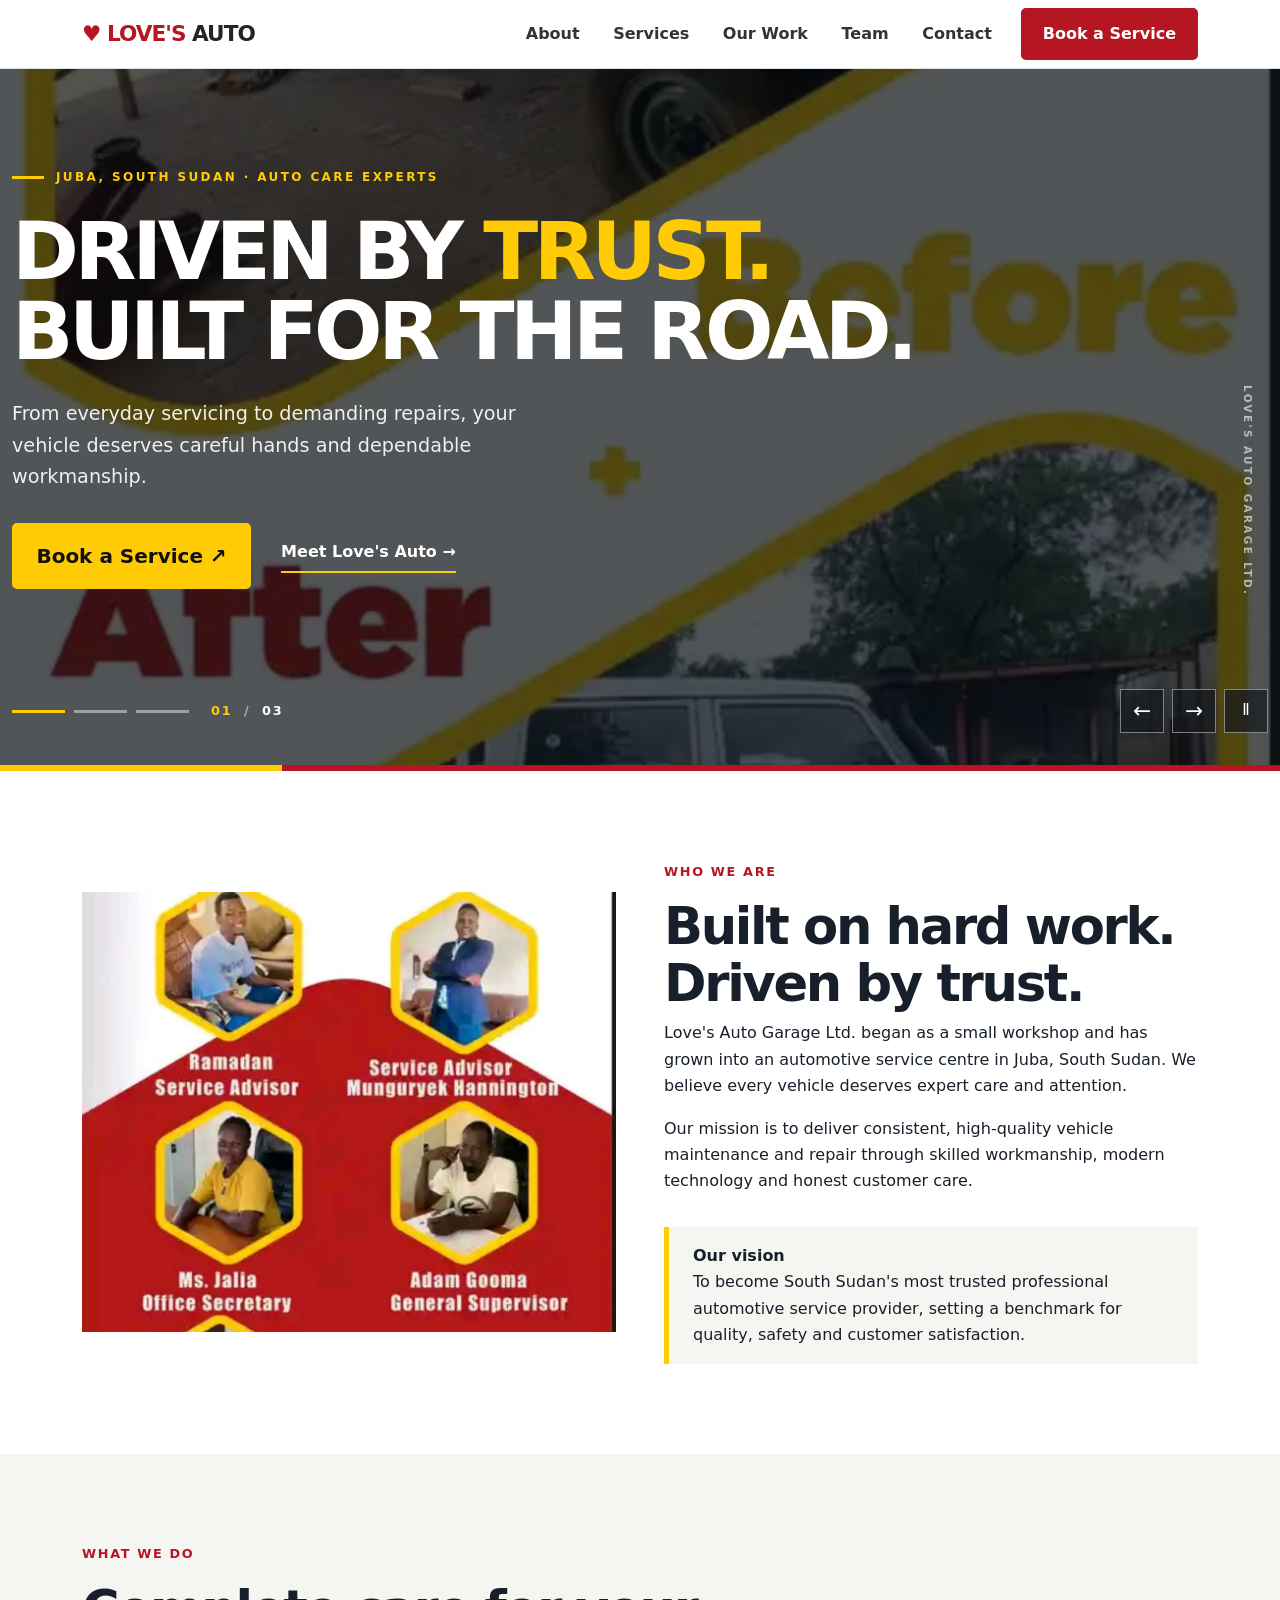
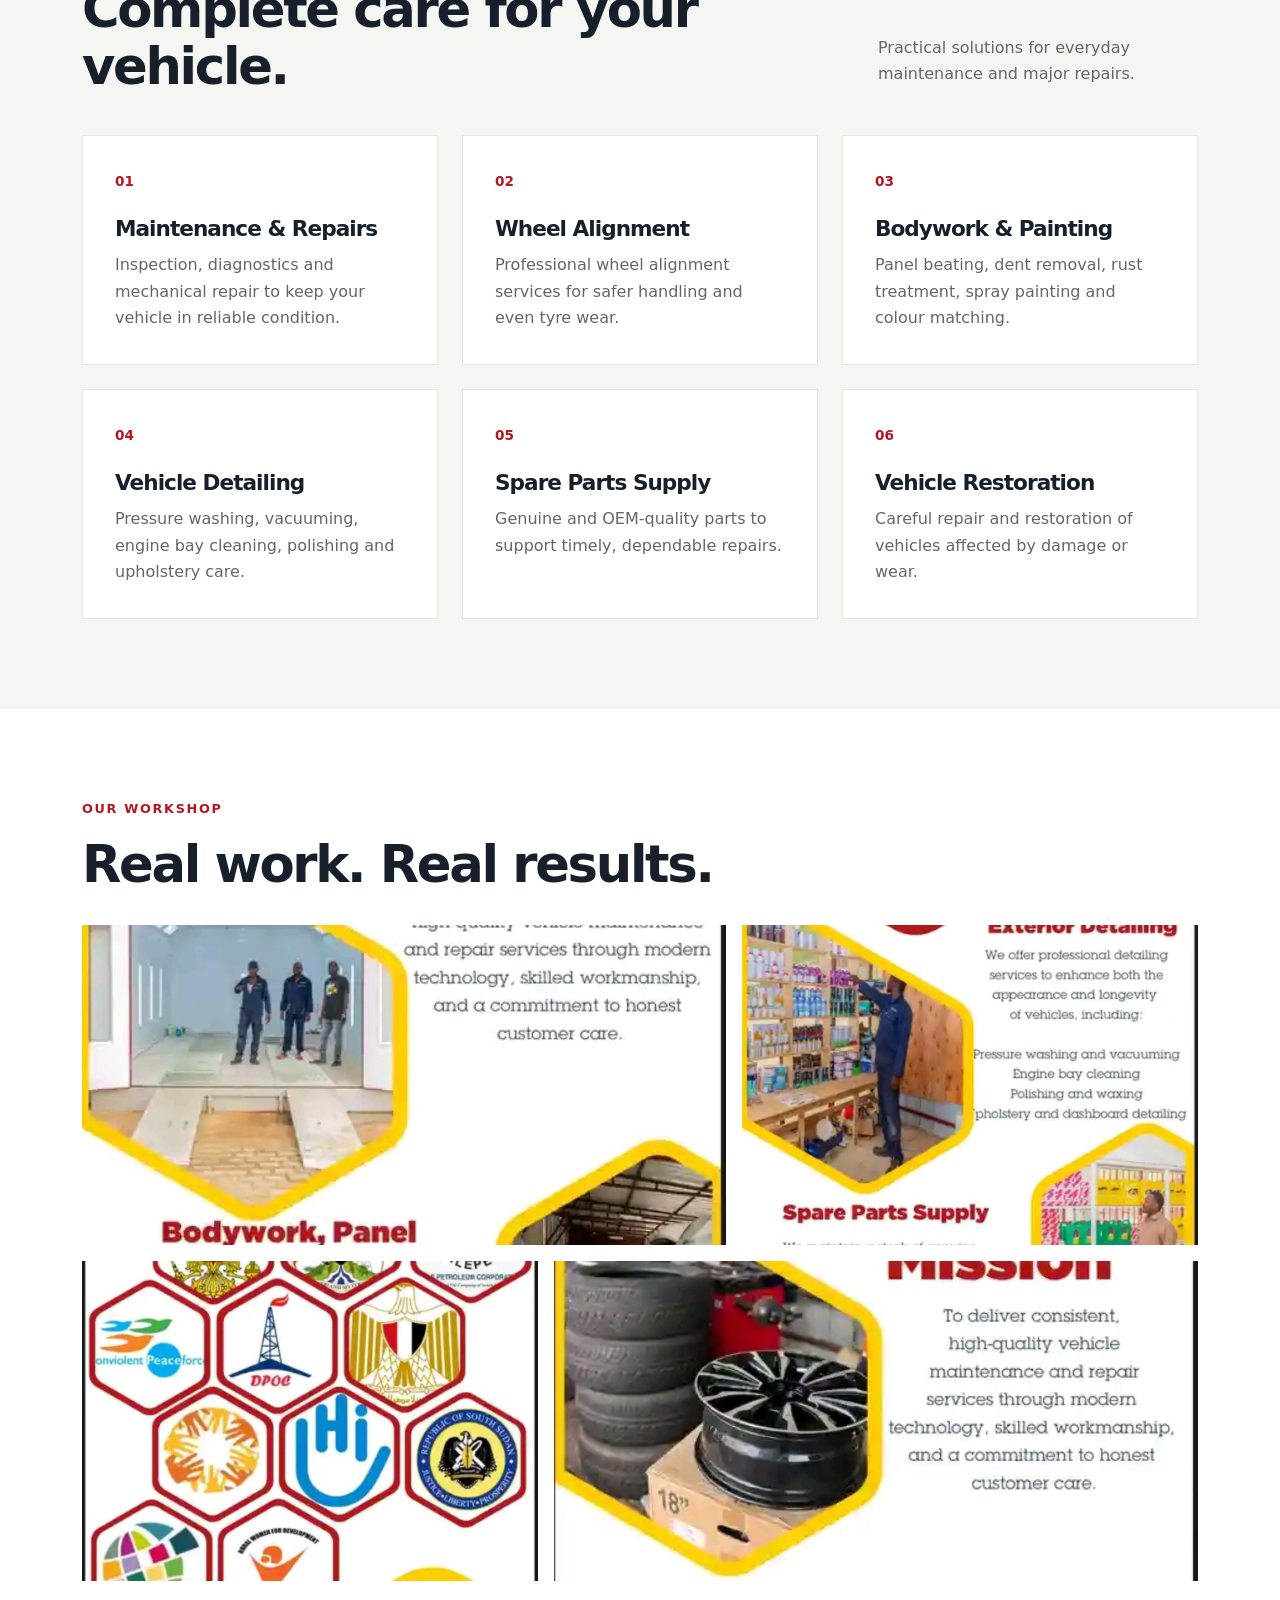
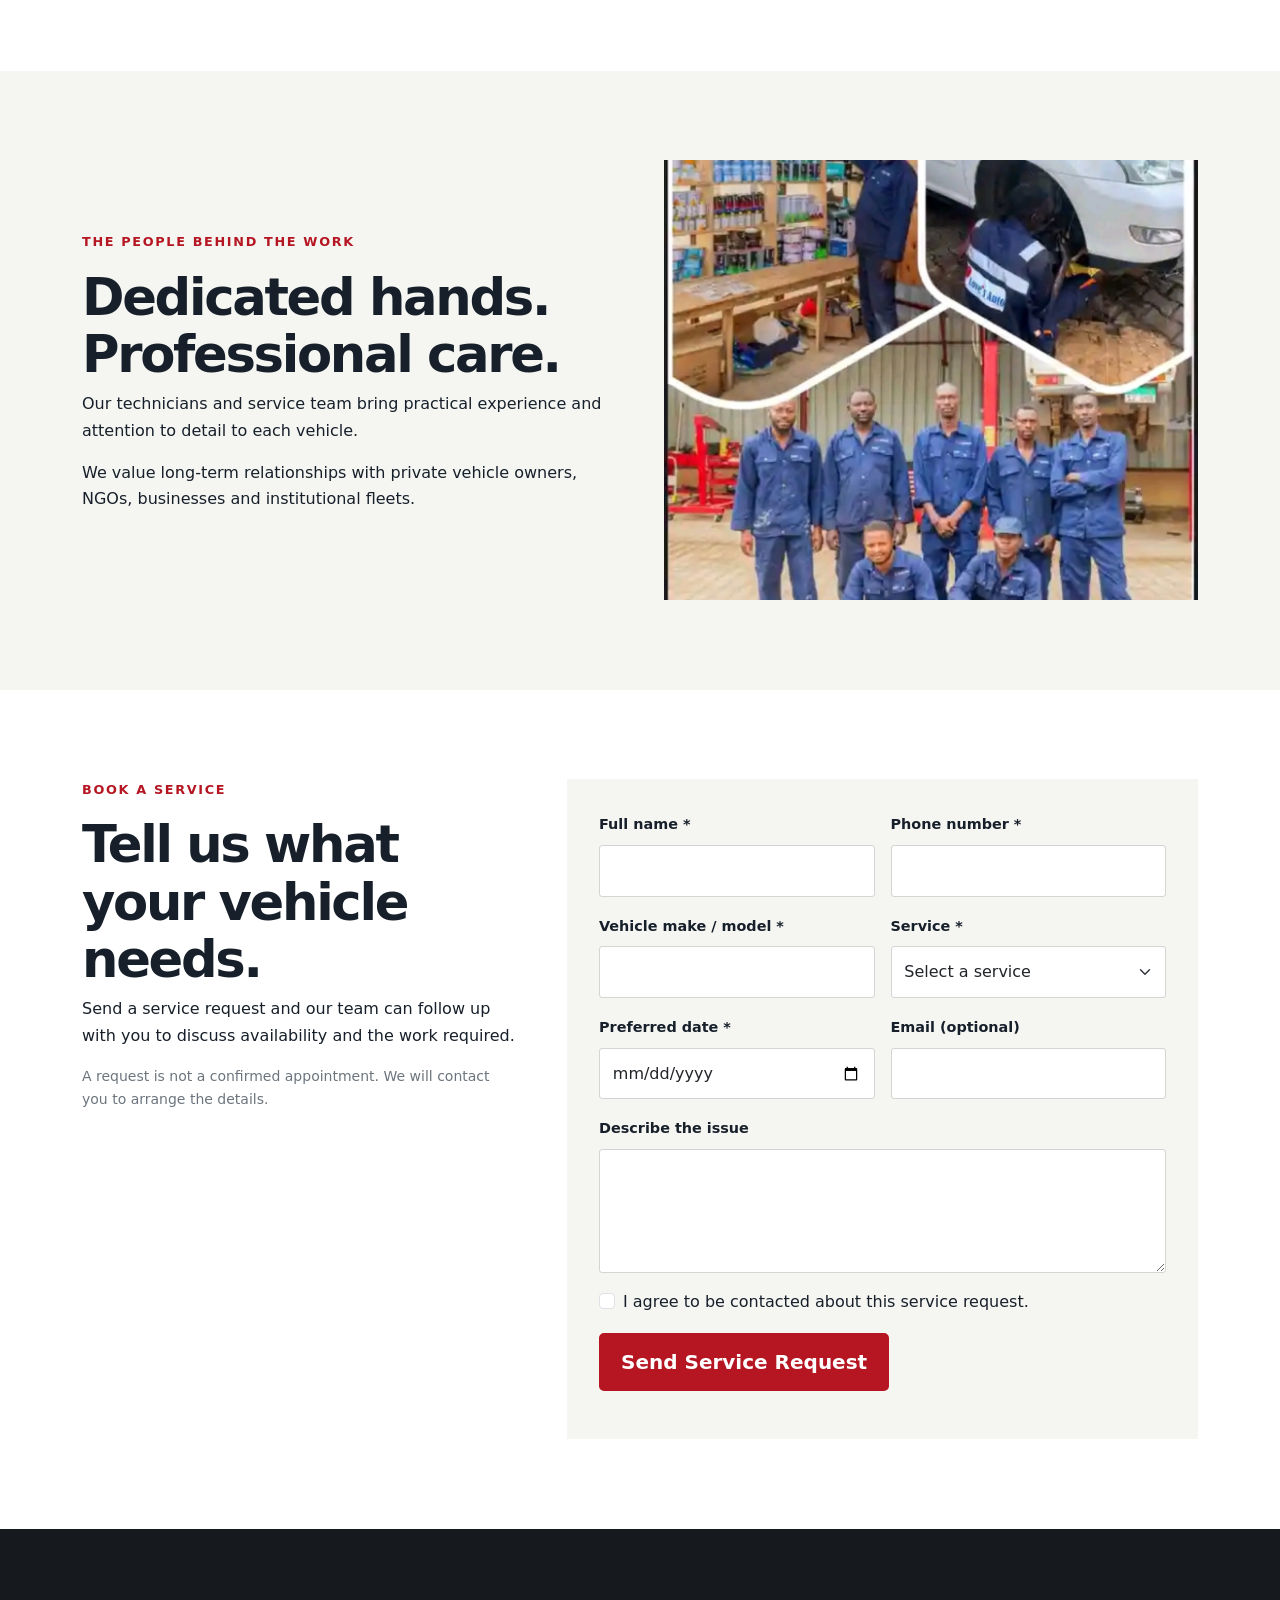
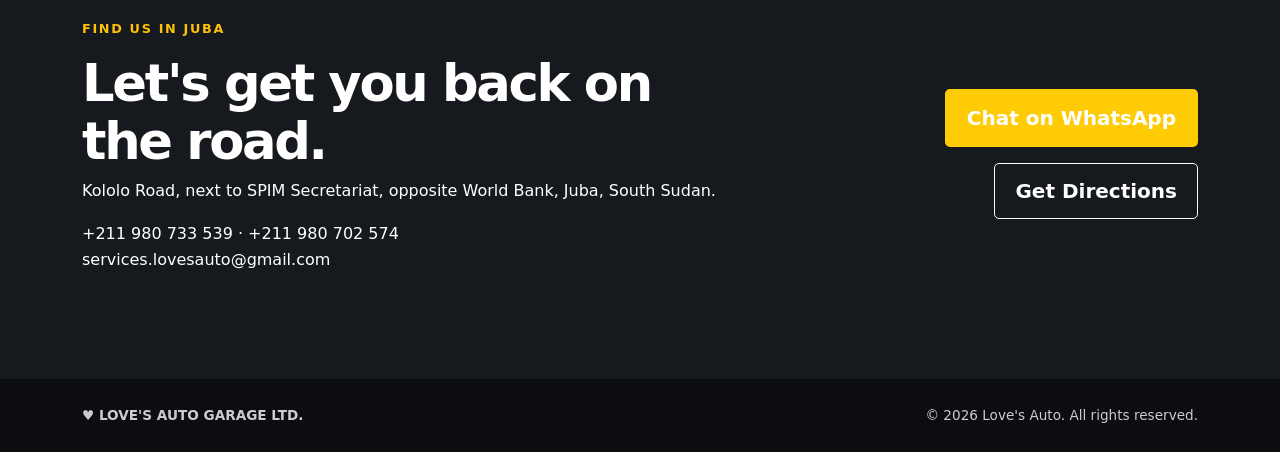
<file: index.html>
<!DOCTYPE html>

<html lang="en">
<head>
<meta charset="utf-8"/>
<meta content="width=device-width,initial-scale=1" name="viewport"/>
<meta content="Love's Auto Garage Ltd. Vehicle maintenance, bodywork, detailing and spare parts in Juba, South Sudan." name="description"/>
<title>
   Home | Love’s Auto Garage Ltd.
  </title>
<link crossorigin="anonymous" href="https://cdn.jsdelivr.net/npm/bootstrap@5.3.3/dist/css/bootstrap.min.css" integrity="sha384-QWTKZyjpPEjISv5WaRU9OFeRpok6YctnYmDr5pNlyT2bRjXh0JMhjY6hW+ALEwIH" rel="stylesheet"/>
<link href="assets/css/style.css" rel="stylesheet"/>
</head>
<body>
<a class="visually-hidden-focusable" href="#main">
   Skip to content
  </a>
<nav class="navbar navbar-expand-lg sticky-top bg-white border-bottom">
<div class="container">
<a class="navbar-brand fw-black" href="index.html">
<span class="brand-heart">
      ♥
     </span>
     LOVE'S
     <span class="text-dark">
      AUTO
     </span>
</a>
<button aria-controls="nav" aria-expanded="false" aria-label="Toggle navigation" class="navbar-toggler" data-bs-target="#nav" data-bs-toggle="collapse" type="button">
<span class="navbar-toggler-icon">
</span>
</button>
<div class="collapse navbar-collapse" id="nav">
<ul class="navbar-nav ms-auto align-items-lg-center gap-lg-2">
<li class="nav-item">
<a class="nav-link" href="about.html">
        About
       </a>
</li>
<li class="nav-item">
<a class="nav-link" href="services.html">
        Services
       </a>
</li>
<li class="nav-item">
<a class="nav-link" href="gallery.html">
        Our Work
       </a>
</li>
<li class="nav-item">
<a class="nav-link" href="team.html">
        Team
       </a>
</li>
<li class="nav-item">
<a class="nav-link" href="contact.html">
        Contact
       </a>
</li>
<li class="nav-item">
<a class="btn btn-red ms-lg-2" href="booking.html">
        Book a Service
       </a>
</li>
</ul>
</div>
</div>
</nav>
<main id="main">
<section aria-label="Featured automotive services" aria-roledescription="carousel" class="showcase" data-carousel="" tabindex="0"><div class="showcase-slides">
<article aria-hidden="false" aria-label="Slide 1 of 3" class="showcase-slide is-current"><img alt="Vehicle repair at Love's Auto Garage" fetchpriority="high" src="assets/img/repair.jpg"/><div class="showcase-shade"></div><div class="container showcase-content"><div class="showcase-copy"><span class="showcase-kicker"><span class="showcase-line"></span> JUBA, SOUTH SUDAN · AUTO CARE EXPERTS</span><h1>DRIVEN BY <em>TRUST.</em><br/>BUILT FOR THE ROAD.</h1><p>From everyday servicing to demanding repairs, your vehicle deserves careful hands and dependable workmanship.</p><div class="showcase-actions"><a class="btn btn-yellow btn-lg" href="booking.html">Book a Service <span aria-hidden="true">↗</span></a><a class="showcase-text-link" href="about.html">Meet Love's Auto <span aria-hidden="true">→</span></a></div></div></div><span aria-hidden="true" class="showcase-vertical">LOVE'S AUTO GARAGE LTD.</span></article>
<article aria-hidden="true" aria-label="Slide 2 of 3" class="showcase-slide" inert=""><img alt="Professional automotive bodywork and paint finishing" loading="lazy" src="assets/img/bodywork.jpg"/><div class="showcase-shade"></div><div class="container showcase-content"><div class="showcase-copy"><span class="showcase-kicker"><span class="showcase-line"></span> PRECISION IN EVERY DETAIL</span><h1>BRING BACK <em>THE SHINE.</em></h1><p>Body restoration, refinishing and expert attention to the details that make your vehicle stand out.</p><div class="showcase-actions"><a class="btn btn-yellow btn-lg" href="services.html">Explore Our Services <span aria-hidden="true">↗</span></a><a class="showcase-text-link" href="gallery.html">See Our Work <span aria-hidden="true">→</span></a></div></div></div><span aria-hidden="true" class="showcase-vertical">CRAFTED WITH CARE</span></article>
<article aria-hidden="true" aria-label="Slide 3 of 3" class="showcase-slide" inert=""><img alt="Professional vehicle detailing at the garage" loading="lazy" src="assets/img/detailing.jpg"/><div class="showcase-shade"></div><div class="container showcase-content"><div class="showcase-copy"><span class="showcase-kicker"><span class="showcase-line"></span> MORE THAN A GARAGE</span><h1>EVERY JOURNEY <em>MATTERS.</em></h1><p>Maintenance, detailing and vehicle care delivered with pride by a team that puts your needs first.</p><div class="showcase-actions"><a class="btn btn-yellow btn-lg" href="booking.html">Get Started <span aria-hidden="true">↗</span></a><a class="showcase-text-link" href="contact.html">Contact Our Team <span aria-hidden="true">→</span></a></div></div></div><span aria-hidden="true" class="showcase-vertical">YOUR PARTNER IN AUTO SERVICES</span></article>
</div><div class="showcase-controls container"><div aria-label="Choose a slide" class="showcase-progress" role="group"><button aria-current="true" aria-label="Show slide 1" class="showcase-dot is-current" data-slide="0" type="button"><span></span></button><button aria-label="Show slide 2" class="showcase-dot" data-slide="1" type="button"><span></span></button><button aria-label="Show slide 3" class="showcase-dot" data-slide="2" type="button"><span></span></button></div><div class="showcase-counter"><span data-current="">01</span> <span class="showcase-separator">/</span> 03</div><div class="showcase-arrows"><button aria-label="Previous slide" class="showcase-arrow" data-prev="" type="button">←</button><button aria-label="Next slide" class="showcase-arrow" data-next="" type="button">→</button><button aria-label="Pause automatic slideshow" aria-pressed="false" class="showcase-pause" data-pause="" type="button">Ⅱ</button></div></div><div aria-hidden="true" class="showcase-bottom-stripe"></div></section>
<section class="section" id="about">
<div class="container">
<div class="row g-5 align-items-center">
<div class="col-lg-6">
<img alt="Love's Auto workshop and technicians" class="section-photo" loading="lazy" src="assets/img/workshop.jpg"/>
</div>
<div class="col-lg-6">
<p class="eyebrow">
        WHO WE ARE
       </p>
<h2>
        Built on hard work.
        <br/>
        Driven by trust.
       </h2>
<p>
        Love's Auto Garage Ltd. began as a small workshop and has grown into an automotive service centre in Juba, South Sudan. We believe every vehicle deserves expert care and attention.
       </p>
<p>
        Our mission is to deliver consistent, high-quality vehicle maintenance and repair through skilled workmanship, modern technology and honest customer care.
       </p>
<div class="vision">
<strong>
         Our vision
        </strong>
<p class="mb-0">
         To become South Sudan's most trusted professional automotive service provider, setting a benchmark for quality, safety and customer satisfaction.
        </p>
</div>
</div>
</div>
</div>
</section>
<section class="section section-muted" id="services">
<div class="container">
<div class="section-heading">
<div>
<p class="eyebrow">
        WHAT WE DO
       </p>
<h2>
        Complete care for your vehicle.
       </h2>
</div>
<p>
       Practical solutions for everyday maintenance and major repairs.
      </p>
</div>
<div class="row g-4" id="service-grid">
<div class="col-md-6 col-lg-4">
<article class="service-card">
<span class="service-num">
         01
        </span>
<h3>
         Maintenance &amp; Repairs
        </h3>
<p>
         Inspection, diagnostics and mechanical repair to keep your vehicle in reliable condition.
        </p>
</article>
</div>
<div class="col-md-6 col-lg-4">
<article class="service-card">
<span class="service-num">
         02
        </span>
<h3>
         Wheel Alignment
        </h3>
<p>
         Professional wheel alignment services for safer handling and even tyre wear.
        </p>
</article>
</div>
<div class="col-md-6 col-lg-4">
<article class="service-card">
<span class="service-num">
         03
        </span>
<h3>
         Bodywork &amp; Painting
        </h3>
<p>
         Panel beating, dent removal, rust treatment, spray painting and colour matching.
        </p>
</article>
</div>
<div class="col-md-6 col-lg-4">
<article class="service-card">
<span class="service-num">
         04
        </span>
<h3>
         Vehicle Detailing
        </h3>
<p>
         Pressure washing, vacuuming, engine bay cleaning, polishing and upholstery care.
        </p>
</article>
</div>
<div class="col-md-6 col-lg-4">
<article class="service-card">
<span class="service-num">
         05
        </span>
<h3>
         Spare Parts Supply
        </h3>
<p>
         Genuine and OEM-quality parts to support timely, dependable repairs.
        </p>
</article>
</div>
<div class="col-md-6 col-lg-4">
<article class="service-card">
<span class="service-num">
         06
        </span>
<h3>
         Vehicle Restoration
        </h3>
<p>
         Careful repair and restoration of vehicles affected by damage or wear.
        </p>
</article>
</div>
</div>
</div>
</section>
<section class="section" id="work">
<div class="container">
<p class="eyebrow">
      OUR WORKSHOP
     </p>
<h2>
      Real work. Real results.
     </h2>
<div class="row g-3 mt-3">
<div class="col-md-7">
<img alt="Vehicle bodywork at Love's Auto" class="gallery-photo" loading="lazy" src="assets/img/bodywork.jpg"/>
</div>
<div class="col-md-5">
<img alt="Love's Auto detailing services" class="gallery-photo" loading="lazy" src="assets/img/detailing.jpg"/>
</div>
<div class="col-md-5">
<img alt="Technician working at the garage" class="gallery-photo" loading="lazy" src="assets/img/services.jpg"/>
</div>
<div class="col-md-7">
<img alt="Vehicle and spare parts" class="gallery-photo" loading="lazy" src="assets/img/mission.jpg"/>
</div>
</div>
</div>
</section>
<section class="section section-muted" id="team">
<div class="container">
<div class="row align-items-center g-5">
<div class="col-lg-6">
<p class="eyebrow">
        THE PEOPLE BEHIND THE WORK
       </p>
<h2>
        Dedicated hands.
        <br/>
        Professional care.
       </h2>
<p>
        Our technicians and service team bring practical experience and attention to detail to each vehicle.
       </p>
<p>
        We value long-term relationships with private vehicle owners, NGOs, businesses and institutional fleets.
       </p>
</div>
<div class="col-lg-6">
<img alt="Love's Auto Garage technical team" class="section-photo" loading="lazy" src="assets/img/team.jpg"/>
</div>
</div>
</div>
</section>
<section class="section" id="booking">
<div class="container">
<div class="row g-5">
<div class="col-lg-5">
<p class="eyebrow">
        BOOK A SERVICE
       </p>
<h2>
        Tell us what your vehicle needs.
       </h2>
<p>
        Send a service request and our team can follow up with you to discuss availability and the work required.
       </p>
<p class="small text-secondary">
        A request is not a confirmed appointment. We will contact you to arrange the details.
       </p>
</div>
<div class="col-lg-7">
<form class="booking-form" id="booking-form" novalidate="">
<div class="row g-3">
<div class="col-md-6">
<label class="form-label" for="full_name">
           Full name *
          </label>
<input autocomplete="name" class="form-control" id="full_name" maxlength="100" name="full_name" required=""/>
</div>
<div class="col-md-6">
<label class="form-label" for="phone">
           Phone number *
          </label>
<input autocomplete="tel" class="form-control" id="phone" maxlength="25" name="phone" required="" type="tel"/>
</div>
<div class="col-md-6">
<label class="form-label" for="vehicle">
           Vehicle make / model *
          </label>
<input class="form-control" id="vehicle" maxlength="120" name="vehicle" required=""/>
</div>
<div class="col-md-6">
<label class="form-label" for="service">
           Service *
          </label>
<select class="form-select" id="service" name="service" required="">
<option value="">
            Select a service
           </option>
<option>
            Maintenance &amp; Repairs
           </option>
<option>
            Wheel Alignment
           </option>
<option>
            Bodywork &amp; Painting
           </option>
<option>
            Vehicle Detailing
           </option>
<option>
            Spare Parts Supply
           </option>
<option>
            Vehicle Restoration
           </option>
</select>
</div>
<div class="col-md-6">
<label class="form-label" for="preferred_date">
           Preferred date *
          </label>
<input class="form-control" id="preferred_date" name="preferred_date" required="" type="date"/>
</div>
<div class="col-md-6">
<label class="form-label" for="email">
           Email (optional)
          </label>
<input autocomplete="email" class="form-control" id="email" maxlength="200" name="email" type="email"/>
</div>
<div class="col-12">
<label class="form-label" for="message">
           Describe the issue
          </label>
<textarea class="form-control" id="message" maxlength="1500" name="message" rows="4"></textarea>
</div>
<div class="col-12">
<label class="form-check">
<input class="form-check-input" id="consent" required="" type="checkbox"/>
<span class="form-check-label">
            I agree to be contacted about this service request.
           </span>
</label>
</div>
<div aria-hidden="true" class="d-none">
<label for="website">
           Leave blank
          </label>
<input autocomplete="off" id="website" name="website" tabindex="-1"/>
</div>
<div class="col-12">
<button class="btn btn-red btn-lg" id="submit-btn" type="submit">
           Send Service Request
          </button>
<p aria-live="polite" class="mt-3 mb-0" id="form-status" role="status">
</p>
</div>
</div>
</form>
</div>
</div>
</div>
</section>
<section class="section contact-section" id="contact">
<div class="container">
<div class="row g-4 align-items-center">
<div class="col-lg-7">
<p class="eyebrow text-warning">
        FIND US IN JUBA
       </p>
<h2>
        Let's get you back on the road.
       </h2>
<p>
        Kololo Road, next to SPIM Secretariat, opposite World Bank, Juba, South Sudan.
       </p>
<p>
<a href="tel:+211980733539">
         +211 980 733 539
        </a>
        ·
        <a href="tel:+211980702574">
         +211 980 702 574
        </a>
<br/>
<a href="mailto:services.lovesauto@gmail.com">
         services.lovesauto@gmail.com
        </a>
</p>
</div>
<div class="col-lg-5 d-flex flex-wrap gap-3 justify-content-lg-end">
<a class="btn btn-yellow btn-lg" href="https://wa.me/211980733539" rel="noopener noreferrer" target="_blank">
        Chat on WhatsApp
       </a>
<a class="btn btn-outline-light btn-lg" href="https://www.google.com/maps/search/?api=1&amp;query=Kololo+Road+SPIM+Secretariat+Juba" rel="noopener noreferrer" target="_blank">
        Get Directions
       </a>
</div>
</div>
</div>
</section>
</main>
<footer>
<div class="container d-flex flex-wrap justify-content-between gap-3">
<strong>
     ♥ LOVE'S AUTO GARAGE LTD.
    </strong>
<span>
     ©
     <span id="year">
</span>
     Love's Auto. All rights reserved.
    </span>
</div>
</footer>
<script defer="" src="assets/js/mobile-menu.js">
</script>
<script src="assets/js/site.js" type="module">
</script>
<script defer="True" src="assets/js/hero-carousel.js"></script></body>
</html>
</file>
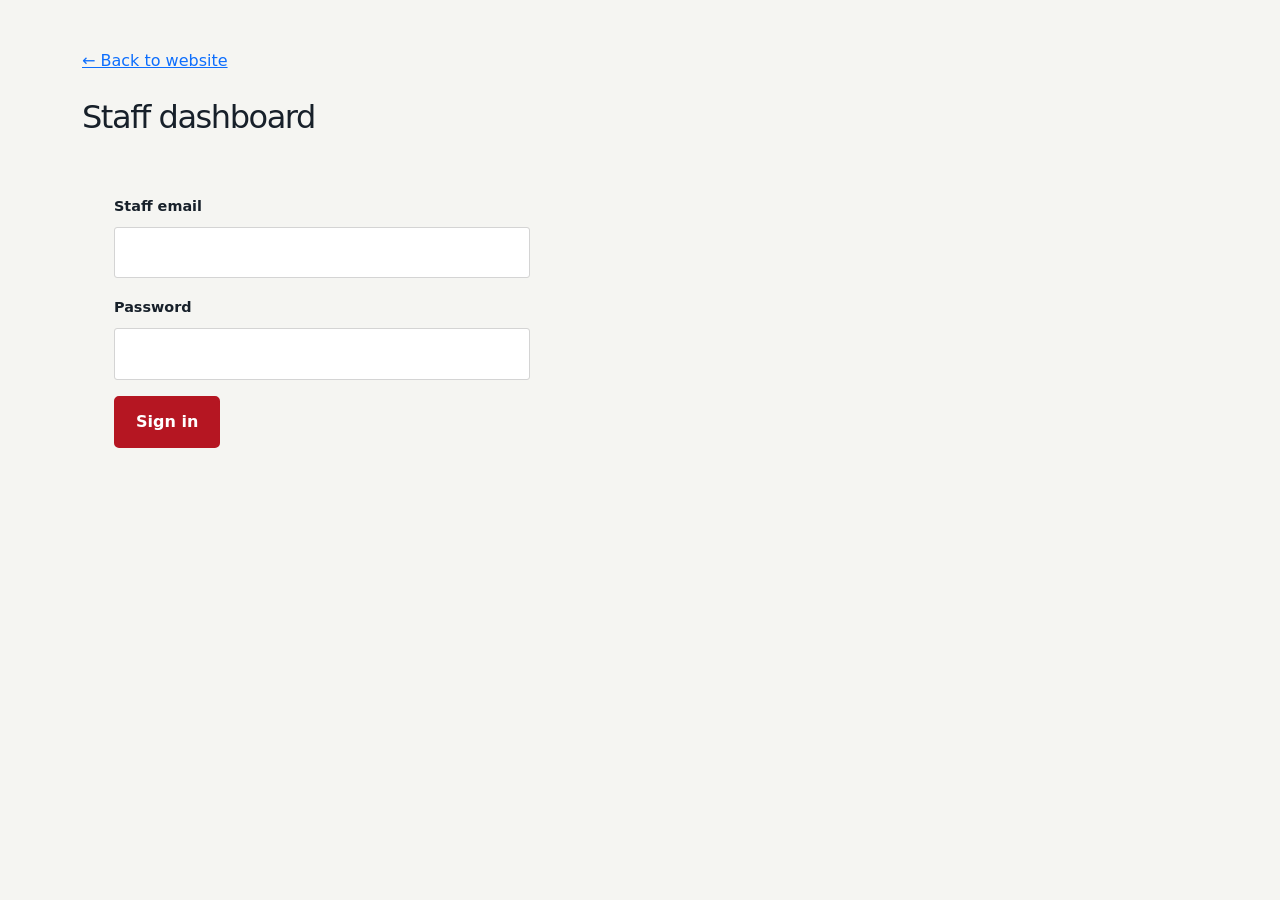
<file: admin/index.html>
<!doctype html><html lang="en"><head><meta charset="utf-8"><meta name="viewport" content="width=device-width,initial-scale=1"><title>Staff | Love's Auto</title><link href="https://cdn.jsdelivr.net/npm/bootstrap@5.3.3/dist/css/bootstrap.min.css" rel="stylesheet"><link rel="stylesheet" href="../assets/css/style.css"></head><body class="section-muted"><main class="container py-5"><a href="../index.html">← Back to website</a><h1 class="h2 my-4">Staff dashboard</h1><div id="login" class="booking-form" style="max-width:480px"><form id="login-form"><label class="form-label" for="email">Staff email</label><input id="email" type="email" class="form-control mb-3" required><label class="form-label" for="password">Password</label><input id="password" type="password" class="form-control mb-3" required><button class="btn btn-red" type="submit">Sign in</button></form></div><div id="dashboard" hidden><button class="btn btn-outline-dark mb-4" id="logout">Sign out</button><h2 class="h4">Service requests</h2><div class="table-responsive"><table class="table table-striped bg-white"><thead><tr><th>Date</th><th>Customer</th><th>Phone</th><th>Vehicle</th><th>Service</th><th>Preferred</th><th>Status</th></tr></thead><tbody id="requests"></tbody></table></div><h2 class="h4 mt-5">Published content</h2><form id="content-form" class="booking-form"><label for="section" class="form-label">Section identifier</label><input id="section" class="form-control mb-2" maxlength="80" required><label for="title" class="form-label">Title</label><input id="title" class="form-control mb-2" maxlength="200" required><label for="body" class="form-label">Body</label><textarea id="body" class="form-control mb-2" maxlength="5000"></textarea><label class="form-check mb-3"><input id="published" type="checkbox" class="form-check-input"> Published</label><button class="btn btn-red">Save content</button></form><div id="content-list" class="mt-3"></div></div><p id="status" role="status" class="mt-3"></p></main><script type="module" src="admin.js"></script></body></html>
</file>
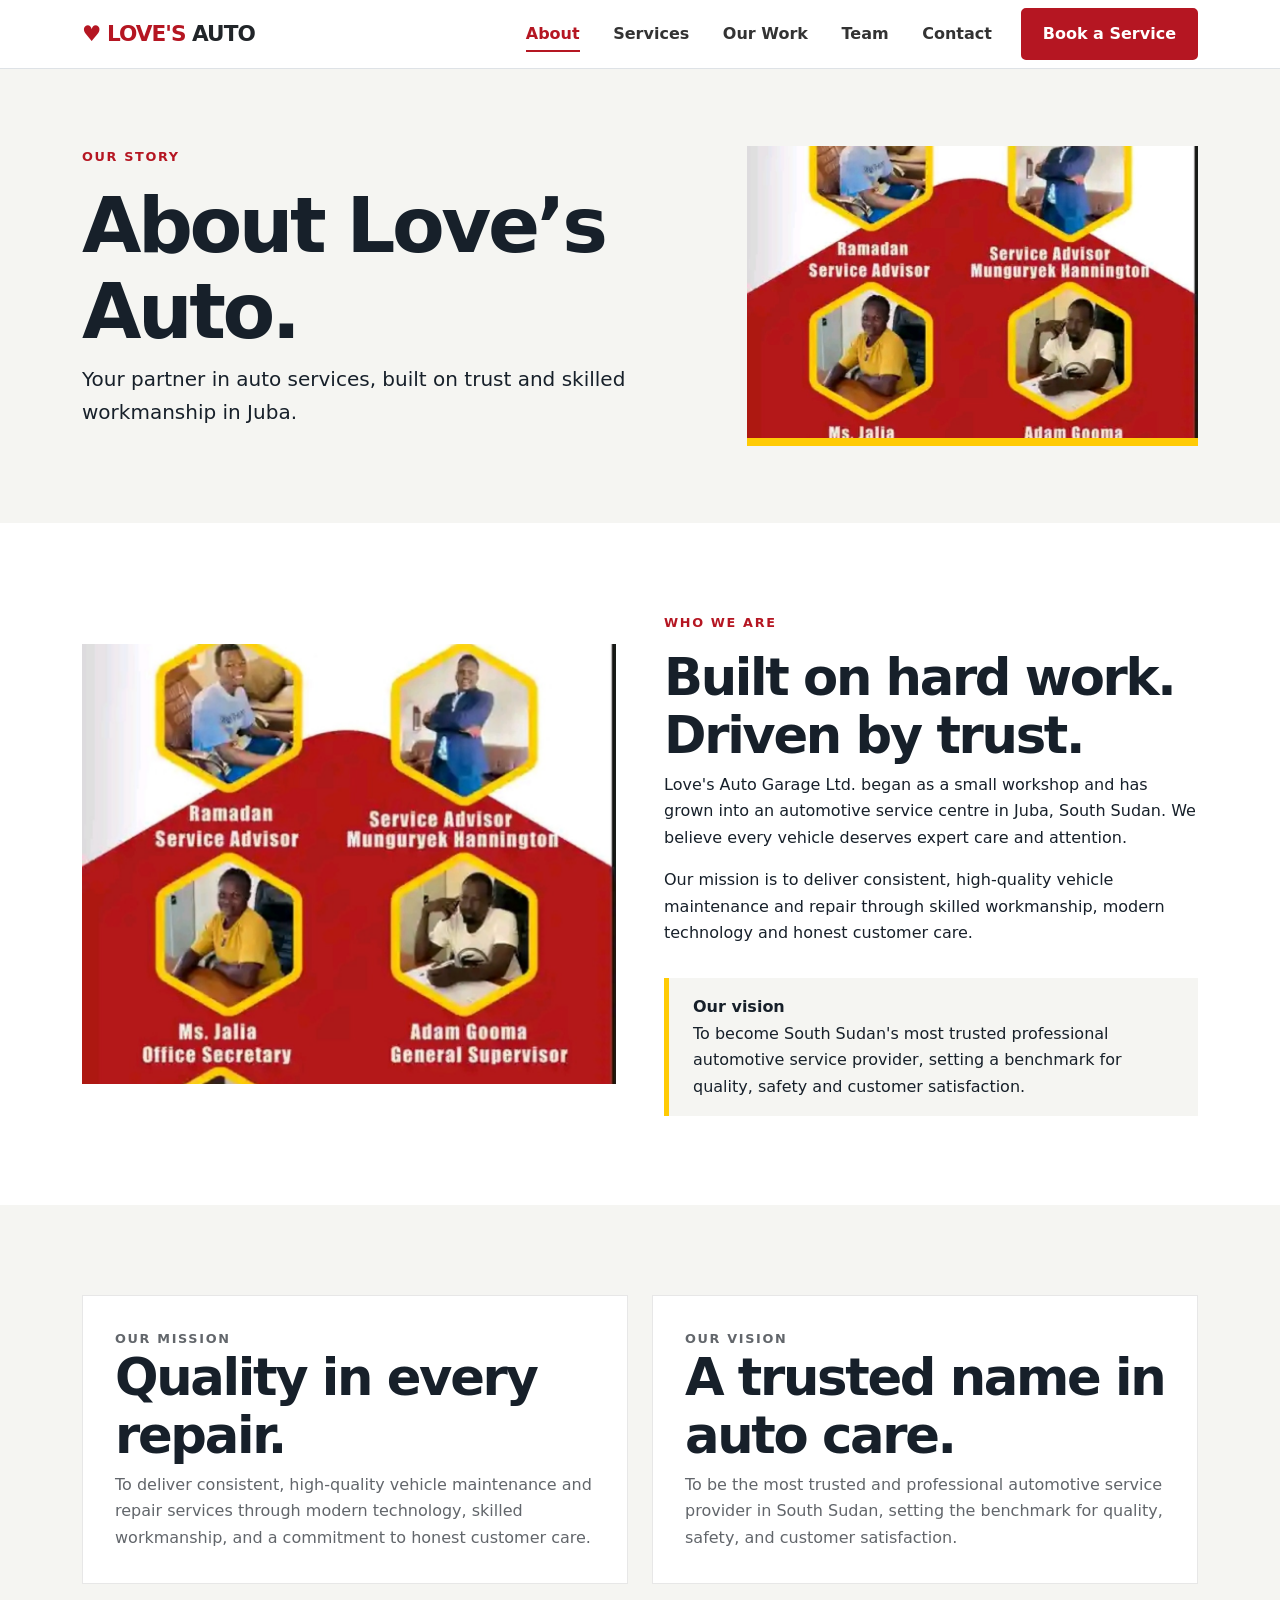
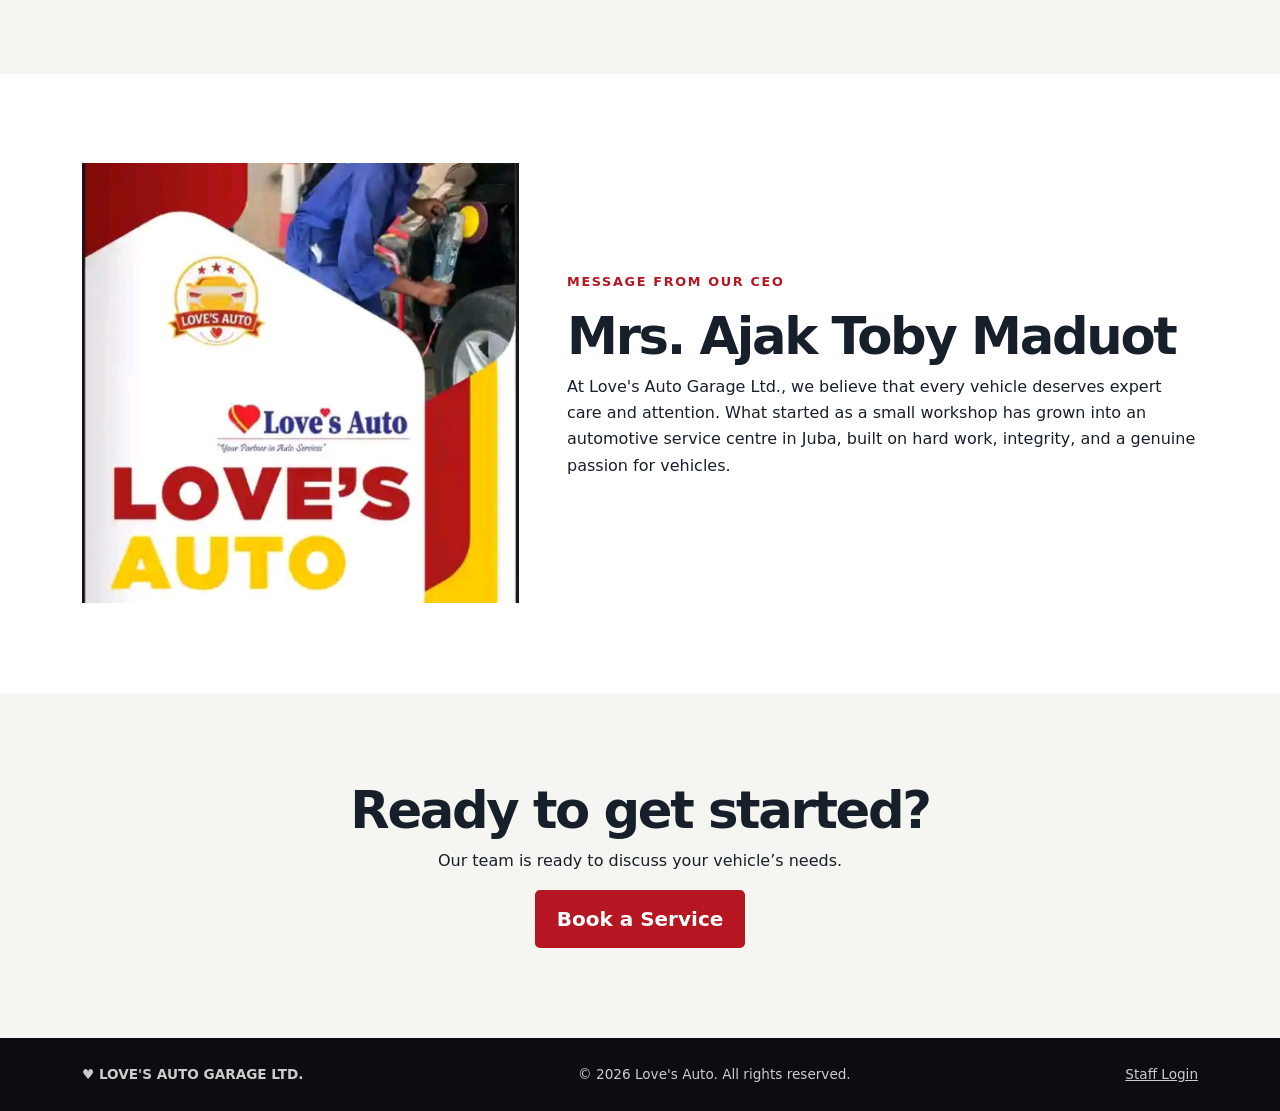
<file: about.html>
<!DOCTYPE html>
<html lang="en">
 <head>
  <meta charset="utf-8"/>
  <meta content="width=device-width,initial-scale=1" name="viewport"/>
  <meta content="Love's Auto Garage Ltd. Vehicle maintenance, bodywork, detailing and spare parts in Juba, South Sudan." name="description"/>
  <title>
   About Us | Love’s Auto Garage Ltd.
  </title>
  <link crossorigin="anonymous" href="https://cdn.jsdelivr.net/npm/bootstrap@5.3.3/dist/css/bootstrap.min.css" integrity="sha384-QWTKZyjpPEjISv5WaRU9OFeRpok6YctnYmDr5pNlyT2bRjXh0JMhjY6hW+ALEwIH" rel="stylesheet"/>
  <link href="assets/css/style.css" rel="stylesheet"/>
 </head>
 <body>
  <a class="visually-hidden-focusable" href="#main">
   Skip to content
  </a>
  <nav class="navbar navbar-expand-lg sticky-top bg-white border-bottom">
   <div class="container">
    <a class="navbar-brand fw-black" href="index.html">
     <span class="brand-heart">
      ♥
     </span>
     LOVE'S
     <span class="text-dark">
      AUTO
     </span>
    </a>
    <button aria-controls="nav" aria-expanded="false" aria-label="Toggle navigation" class="navbar-toggler" data-bs-target="#nav" data-bs-toggle="collapse" type="button">
     <span class="navbar-toggler-icon">
     </span>
    </button>
    <div class="collapse navbar-collapse" id="nav">
     <ul class="navbar-nav ms-auto align-items-lg-center gap-lg-2">
      <li class="nav-item">
       <a aria-current="page" class="nav-link is-active" href="about.html">
        About
       </a>
      </li>
      <li class="nav-item">
       <a class="nav-link" href="services.html">
        Services
       </a>
      </li>
      <li class="nav-item">
       <a class="nav-link" href="gallery.html">
        Our Work
       </a>
      </li>
      <li class="nav-item">
       <a class="nav-link" href="team.html">
        Team
       </a>
      </li>
      <li class="nav-item">
       <a class="nav-link" href="contact.html">
        Contact
       </a>
      </li>
      <li class="nav-item">
       <a class="btn btn-red ms-lg-2" href="booking.html">
        Book a Service
       </a>
      </li>
     </ul>
    </div>
   </div>
  </nav>
  <main id="main">
   <header class="page-banner">
    <div class="container">
     <div class="row align-items-center g-4">
      <div class="col-lg-7">
       <p class="eyebrow">
        OUR STORY
       </p>
       <h1>
        About Love’s Auto.
       </h1>
       <p class="lead">
        Your partner in auto services, built on trust and skilled workmanship in Juba.
       </p>
      </div>
      <div class="col-lg-5">
       <img alt="Love’s Auto Garage" loading="eager" src="assets/img/workshop.jpg"/>
      </div>
     </div>
    </div>
   </header>
   <section class="section" id="about">
    <div class="container">
     <div class="row g-5 align-items-center">
      <div class="col-lg-6">
       <img alt="Love's Auto workshop and technicians" class="section-photo" loading="lazy" src="assets/img/workshop.jpg"/>
      </div>
      <div class="col-lg-6">
       <p class="eyebrow">
        WHO WE ARE
       </p>
       <h2>
        Built on hard work.
        <br/>
        Driven by trust.
       </h2>
       <p>
        Love's Auto Garage Ltd. began as a small workshop and has grown into an automotive service centre in Juba, South Sudan. We believe every vehicle deserves expert care and attention.
       </p>
       <p>
        Our mission is to deliver consistent, high-quality vehicle maintenance and repair through skilled workmanship, modern technology and honest customer care.
       </p>
       <div class="vision">
        <strong>
         Our vision
        </strong>
        <p class="mb-0">
         To become South Sudan's most trusted professional automotive service provider, setting a benchmark for quality, safety and customer satisfaction.
        </p>
       </div>
      </div>
     </div>
    </div>
   </section>
   <section class="section section-muted">
    <div class="container">
     <div class="row g-4">
      <div class="col-lg-6">
       <div class="service-card">
        <p class="eyebrow">
         OUR MISSION
        </p>
        <h2>
         Quality in every repair.
        </h2>
        <p>
         To deliver consistent, high-quality vehicle maintenance and repair services through modern technology, skilled workmanship, and a commitment to honest customer care.
        </p>
       </div>
      </div>
      <div class="col-lg-6">
       <div class="service-card">
        <p class="eyebrow">
         OUR VISION
        </p>
        <h2>
         A trusted name in auto care.
        </h2>
        <p>
         To be the most trusted and professional automotive service provider in South Sudan, setting the benchmark for quality, safety, and customer satisfaction.
        </p>
       </div>
      </div>
     </div>
    </div>
   </section>
   <section class="section">
    <div class="container">
     <div class="row g-5 align-items-center">
      <div class="col-lg-5">
       <img alt="Love's Auto leadership portrait" class="section-photo" loading="lazy" src="assets/img/ceo.jpg"/>
      </div>
      <div class="col-lg-7">
       <p class="eyebrow">
        MESSAGE FROM OUR CEO
       </p>
       <h2>
        Mrs. Ajak Toby Maduot
       </h2>
       <p>
        At Love's Auto Garage Ltd., we believe that every vehicle deserves expert care and attention. What started as a small workshop has grown into an automotive service centre in Juba, built on hard work, integrity, and a genuine passion for vehicles.
       </p>
      </div>
     </div>
    </div>
   </section>
   <section class="section text-center section-muted">
    <div class="container">
     <h2>
      Ready to get started?
     </h2>
     <p>
      Our team is ready to discuss your vehicle’s needs.
     </p>
     <a class="btn btn-red btn-lg" href="booking.html">
      Book a Service
     </a>
    </div>
   </section>
  </main>
  <footer>
   <div class="container d-flex flex-wrap justify-content-between gap-3">
    <strong>
     ♥ LOVE'S AUTO GARAGE LTD.
    </strong>
    <span>
     ©
     <span id="year">
     </span>
     Love's Auto. All rights reserved.
    </span>
    <a href="admin/index.html">
     Staff Login
    </a>
   </div>
  </footer>
  <script defer="" src="assets/js/mobile-menu.js">
  </script>
  <script src="assets/js/site.js" type="module">
  </script>
 </body>
</html>
</file>
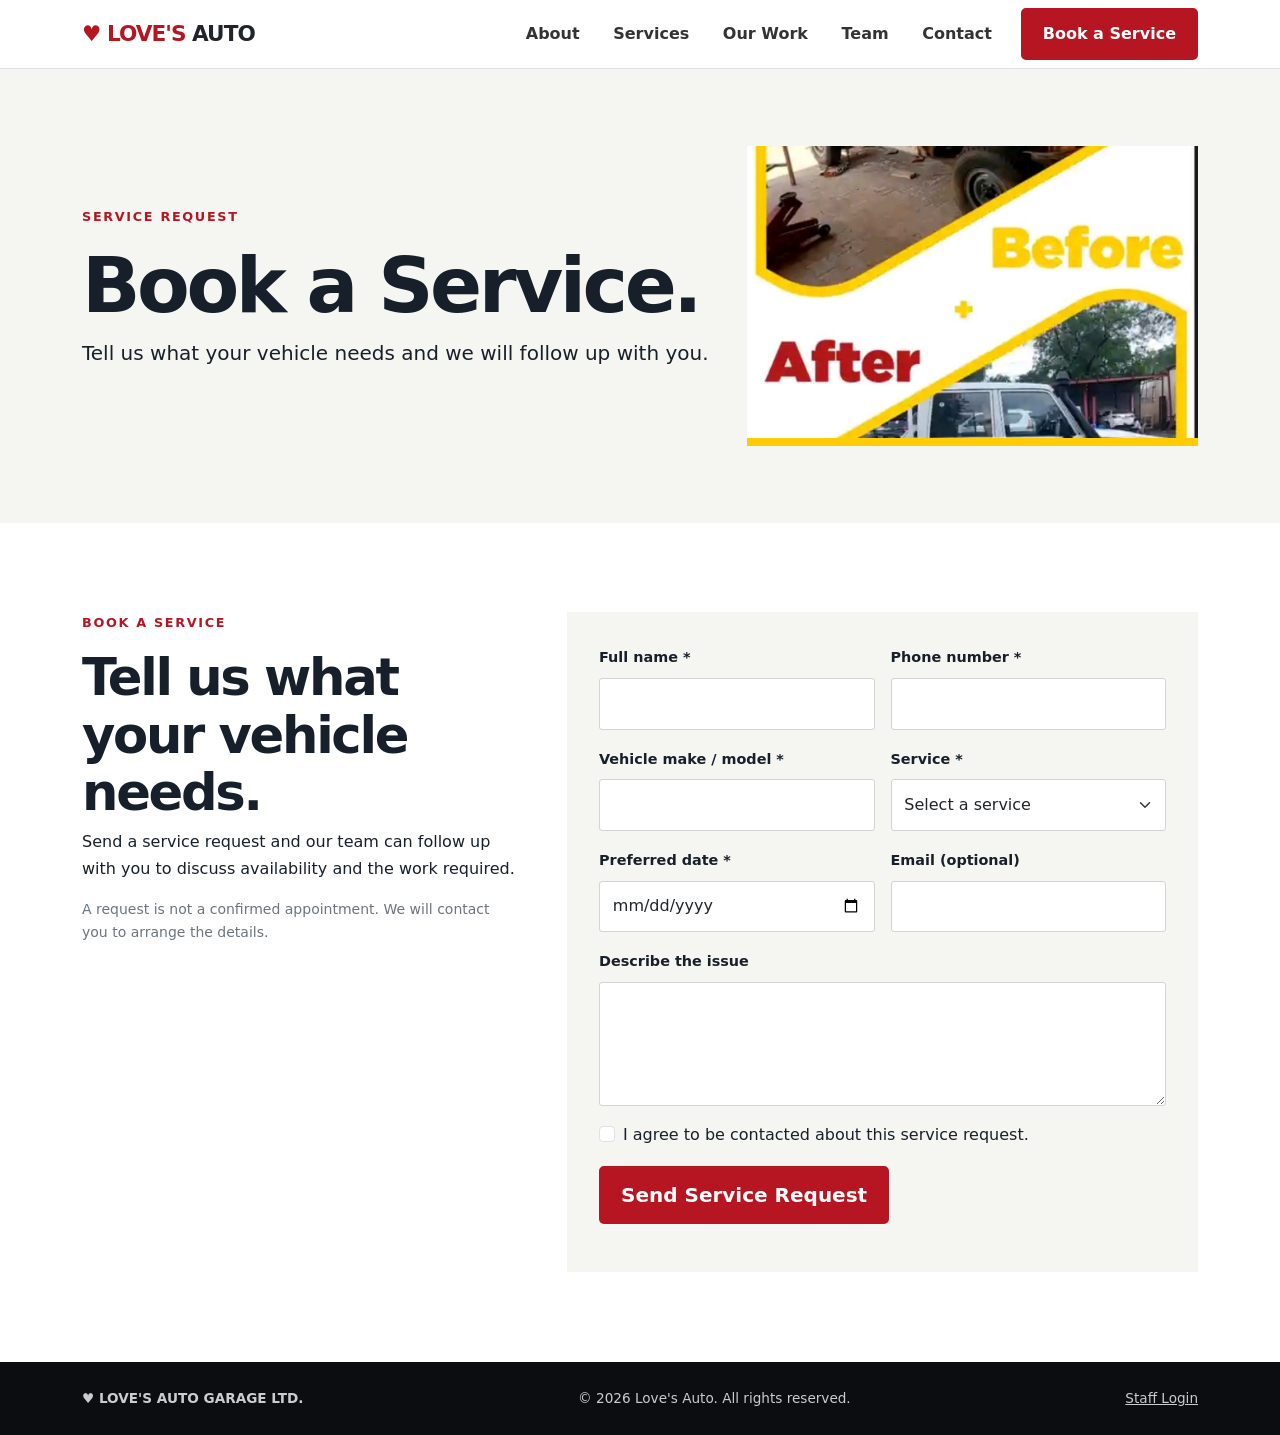
<file: booking.html>
<!DOCTYPE html>
<html lang="en">
 <head>
  <meta charset="utf-8"/>
  <meta content="width=device-width,initial-scale=1" name="viewport"/>
  <meta content="Love's Auto Garage Ltd. Vehicle maintenance, bodywork, detailing and spare parts in Juba, South Sudan." name="description"/>
  <title>
   Book a Service | Love’s Auto Garage Ltd.
  </title>
  <link crossorigin="anonymous" href="https://cdn.jsdelivr.net/npm/bootstrap@5.3.3/dist/css/bootstrap.min.css" integrity="sha384-QWTKZyjpPEjISv5WaRU9OFeRpok6YctnYmDr5pNlyT2bRjXh0JMhjY6hW+ALEwIH" rel="stylesheet"/>
  <link href="assets/css/style.css" rel="stylesheet"/>
 </head>
 <body>
  <a class="visually-hidden-focusable" href="#main">
   Skip to content
  </a>
  <nav class="navbar navbar-expand-lg sticky-top bg-white border-bottom">
   <div class="container">
    <a class="navbar-brand fw-black" href="index.html">
     <span class="brand-heart">
      ♥
     </span>
     LOVE'S
     <span class="text-dark">
      AUTO
     </span>
    </a>
    <button aria-controls="nav" aria-expanded="false" aria-label="Toggle navigation" class="navbar-toggler" data-bs-target="#nav" data-bs-toggle="collapse" type="button">
     <span class="navbar-toggler-icon">
     </span>
    </button>
    <div class="collapse navbar-collapse" id="nav">
     <ul class="navbar-nav ms-auto align-items-lg-center gap-lg-2">
      <li class="nav-item">
       <a class="nav-link" href="about.html">
        About
       </a>
      </li>
      <li class="nav-item">
       <a class="nav-link" href="services.html">
        Services
       </a>
      </li>
      <li class="nav-item">
       <a class="nav-link" href="gallery.html">
        Our Work
       </a>
      </li>
      <li class="nav-item">
       <a class="nav-link" href="team.html">
        Team
       </a>
      </li>
      <li class="nav-item">
       <a class="nav-link" href="contact.html">
        Contact
       </a>
      </li>
      <li class="nav-item">
       <a class="btn btn-red ms-lg-2" href="booking.html">
        Book a Service
       </a>
      </li>
     </ul>
    </div>
   </div>
  </nav>
  <main id="main">
   <header class="page-banner">
    <div class="container">
     <div class="row align-items-center g-4">
      <div class="col-lg-7">
       <p class="eyebrow">
        SERVICE REQUEST
       </p>
       <h1>
        Book a Service.
       </h1>
       <p class="lead">
        Tell us what your vehicle needs and we will follow up with you.
       </p>
      </div>
      <div class="col-lg-5">
       <img alt="Love’s Auto Garage" loading="eager" src="assets/img/repair.jpg"/>
      </div>
     </div>
    </div>
   </header>
   <section class="section" id="booking">
    <div class="container">
     <div class="row g-5">
      <div class="col-lg-5">
       <p class="eyebrow">
        BOOK A SERVICE
       </p>
       <h2>
        Tell us what your vehicle needs.
       </h2>
       <p>
        Send a service request and our team can follow up with you to discuss availability and the work required.
       </p>
       <p class="small text-secondary">
        A request is not a confirmed appointment. We will contact you to arrange the details.
       </p>
      </div>
      <div class="col-lg-7">
       <form class="booking-form" id="booking-form" novalidate="">
        <div class="row g-3">
         <div class="col-md-6">
          <label class="form-label" for="full_name">
           Full name *
          </label>
          <input autocomplete="name" class="form-control" id="full_name" maxlength="100" name="full_name" required=""/>
         </div>
         <div class="col-md-6">
          <label class="form-label" for="phone">
           Phone number *
          </label>
          <input autocomplete="tel" class="form-control" id="phone" maxlength="25" name="phone" required="" type="tel"/>
         </div>
         <div class="col-md-6">
          <label class="form-label" for="vehicle">
           Vehicle make / model *
          </label>
          <input class="form-control" id="vehicle" maxlength="120" name="vehicle" required=""/>
         </div>
         <div class="col-md-6">
          <label class="form-label" for="service">
           Service *
          </label>
          <select class="form-select" id="service" name="service" required="">
           <option value="">
            Select a service
           </option>
           <option>
            Maintenance &amp; Repairs
           </option>
           <option>
            Wheel Alignment
           </option>
           <option>
            Bodywork &amp; Painting
           </option>
           <option>
            Vehicle Detailing
           </option>
           <option>
            Spare Parts Supply
           </option>
           <option>
            Vehicle Restoration
           </option>
          </select>
         </div>
         <div class="col-md-6">
          <label class="form-label" for="preferred_date">
           Preferred date *
          </label>
          <input class="form-control" id="preferred_date" name="preferred_date" required="" type="date"/>
         </div>
         <div class="col-md-6">
          <label class="form-label" for="email">
           Email (optional)
          </label>
          <input autocomplete="email" class="form-control" id="email" maxlength="200" name="email" type="email"/>
         </div>
         <div class="col-12">
          <label class="form-label" for="message">
           Describe the issue
          </label>
          <textarea class="form-control" id="message" maxlength="1500" name="message" rows="4"></textarea>
         </div>
         <div class="col-12">
          <label class="form-check">
           <input class="form-check-input" id="consent" required="" type="checkbox"/>
           <span class="form-check-label">
            I agree to be contacted about this service request.
           </span>
          </label>
         </div>
         <div aria-hidden="true" class="d-none">
          <label for="website">
           Leave blank
          </label>
          <input autocomplete="off" id="website" name="website" tabindex="-1"/>
         </div>
         <div class="col-12">
          <button class="btn btn-red btn-lg" id="submit-btn" type="submit">
           Send Service Request
          </button>
          <p aria-live="polite" class="mt-3 mb-0" id="form-status" role="status">
          </p>
         </div>
        </div>
       </form>
      </div>
     </div>
    </div>
   </section>
  </main>
  <footer>
   <div class="container d-flex flex-wrap justify-content-between gap-3">
    <strong>
     ♥ LOVE'S AUTO GARAGE LTD.
    </strong>
    <span>
     ©
     <span id="year">
     </span>
     Love's Auto. All rights reserved.
    </span>
    <a href="admin/index.html">
     Staff Login
    </a>
   </div>
  </footer>
  <script defer="" src="assets/js/mobile-menu.js">
  </script>
  <script src="assets/js/site.js" type="module">
  </script>
 </body>
</html>
</file>
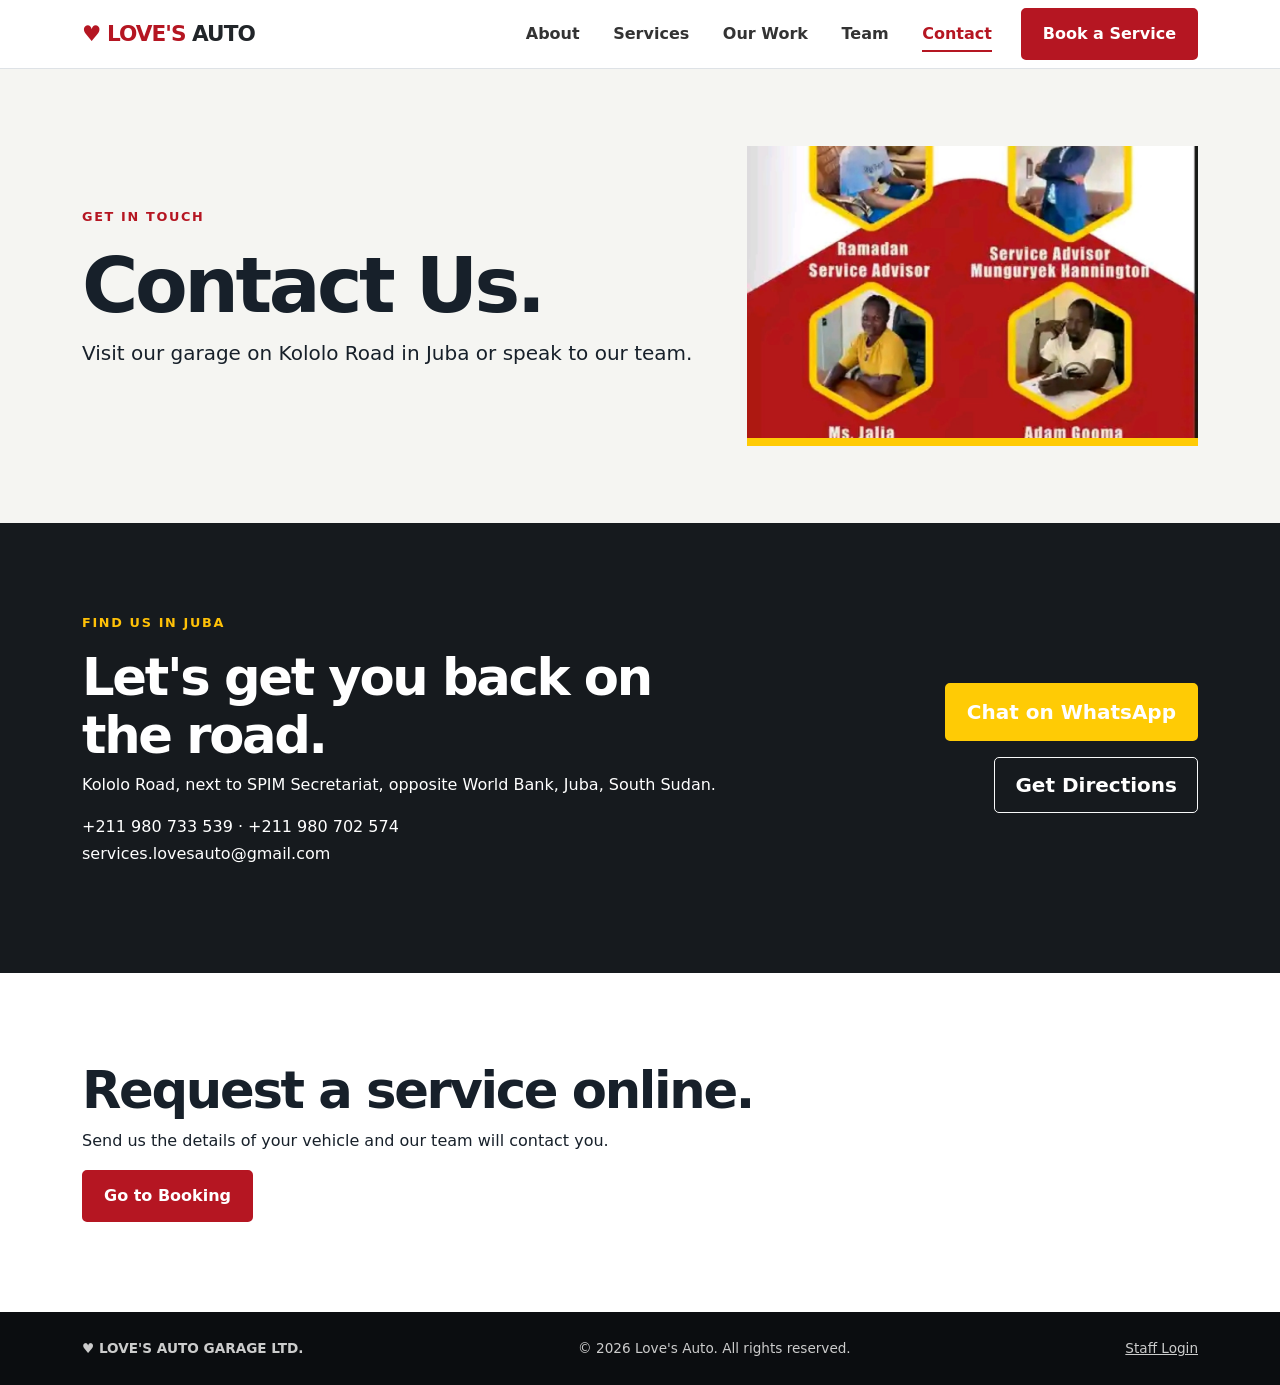
<file: contact.html>
<!DOCTYPE html>
<html lang="en">
 <head>
  <meta charset="utf-8"/>
  <meta content="width=device-width,initial-scale=1" name="viewport"/>
  <meta content="Love's Auto Garage Ltd. Vehicle maintenance, bodywork, detailing and spare parts in Juba, South Sudan." name="description"/>
  <title>
   Contact | Love’s Auto Garage Ltd.
  </title>
  <link crossorigin="anonymous" href="https://cdn.jsdelivr.net/npm/bootstrap@5.3.3/dist/css/bootstrap.min.css" integrity="sha384-QWTKZyjpPEjISv5WaRU9OFeRpok6YctnYmDr5pNlyT2bRjXh0JMhjY6hW+ALEwIH" rel="stylesheet"/>
  <link href="assets/css/style.css" rel="stylesheet"/>
 </head>
 <body>
  <a class="visually-hidden-focusable" href="#main">
   Skip to content
  </a>
  <nav class="navbar navbar-expand-lg sticky-top bg-white border-bottom">
   <div class="container">
    <a class="navbar-brand fw-black" href="index.html">
     <span class="brand-heart">
      ♥
     </span>
     LOVE'S
     <span class="text-dark">
      AUTO
     </span>
    </a>
    <button aria-controls="nav" aria-expanded="false" aria-label="Toggle navigation" class="navbar-toggler" data-bs-target="#nav" data-bs-toggle="collapse" type="button">
     <span class="navbar-toggler-icon">
     </span>
    </button>
    <div class="collapse navbar-collapse" id="nav">
     <ul class="navbar-nav ms-auto align-items-lg-center gap-lg-2">
      <li class="nav-item">
       <a class="nav-link" href="about.html">
        About
       </a>
      </li>
      <li class="nav-item">
       <a class="nav-link" href="services.html">
        Services
       </a>
      </li>
      <li class="nav-item">
       <a class="nav-link" href="gallery.html">
        Our Work
       </a>
      </li>
      <li class="nav-item">
       <a class="nav-link" href="team.html">
        Team
       </a>
      </li>
      <li class="nav-item">
       <a aria-current="page" class="nav-link is-active" href="contact.html">
        Contact
       </a>
      </li>
      <li class="nav-item">
       <a class="btn btn-red ms-lg-2" href="booking.html">
        Book a Service
       </a>
      </li>
     </ul>
    </div>
   </div>
  </nav>
  <main id="main">
   <header class="page-banner">
    <div class="container">
     <div class="row align-items-center g-4">
      <div class="col-lg-7">
       <p class="eyebrow">
        GET IN TOUCH
       </p>
       <h1>
        Contact Us.
       </h1>
       <p class="lead">
        Visit our garage on Kololo Road in Juba or speak to our team.
       </p>
      </div>
      <div class="col-lg-5">
       <img alt="Love’s Auto Garage" loading="eager" src="assets/img/workshop.jpg"/>
      </div>
     </div>
    </div>
   </header>
   <section class="section contact-section" id="contact">
    <div class="container">
     <div class="row g-4 align-items-center">
      <div class="col-lg-7">
       <p class="eyebrow text-warning">
        FIND US IN JUBA
       </p>
       <h2>
        Let's get you back on the road.
       </h2>
       <p>
        Kololo Road, next to SPIM Secretariat, opposite World Bank, Juba, South Sudan.
       </p>
       <p>
        <a href="tel:+211980733539">
         +211 980 733 539
        </a>
        ·
        <a href="tel:+211980702574">
         +211 980 702 574
        </a>
        <br/>
        <a href="mailto:services.lovesauto@gmail.com">
         services.lovesauto@gmail.com
        </a>
       </p>
      </div>
      <div class="col-lg-5 d-flex flex-wrap gap-3 justify-content-lg-end">
       <a class="btn btn-yellow btn-lg" href="https://wa.me/211980733539" rel="noopener noreferrer" target="_blank">
        Chat on WhatsApp
       </a>
       <a class="btn btn-outline-light btn-lg" href="https://www.google.com/maps/search/?api=1&amp;query=Kololo+Road+SPIM+Secretariat+Juba" rel="noopener noreferrer" target="_blank">
        Get Directions
       </a>
      </div>
     </div>
    </div>
   </section>
   <section class="section">
    <div class="container">
     <h2>
      Request a service online.
     </h2>
     <p>
      Send us the details of your vehicle and our team will contact you.
     </p>
     <a class="btn btn-red" href="booking.html">
      Go to Booking
     </a>
    </div>
   </section>
  </main>
  <footer>
   <div class="container d-flex flex-wrap justify-content-between gap-3">
    <strong>
     ♥ LOVE'S AUTO GARAGE LTD.
    </strong>
    <span>
     ©
     <span id="year">
     </span>
     Love's Auto. All rights reserved.
    </span>
    <a href="admin/index.html">
     Staff Login
    </a>
   </div>
  </footer>
  <script defer="" src="assets/js/mobile-menu.js">
  </script>
  <script src="assets/js/site.js" type="module">
  </script>
 </body>
</html>
</file>
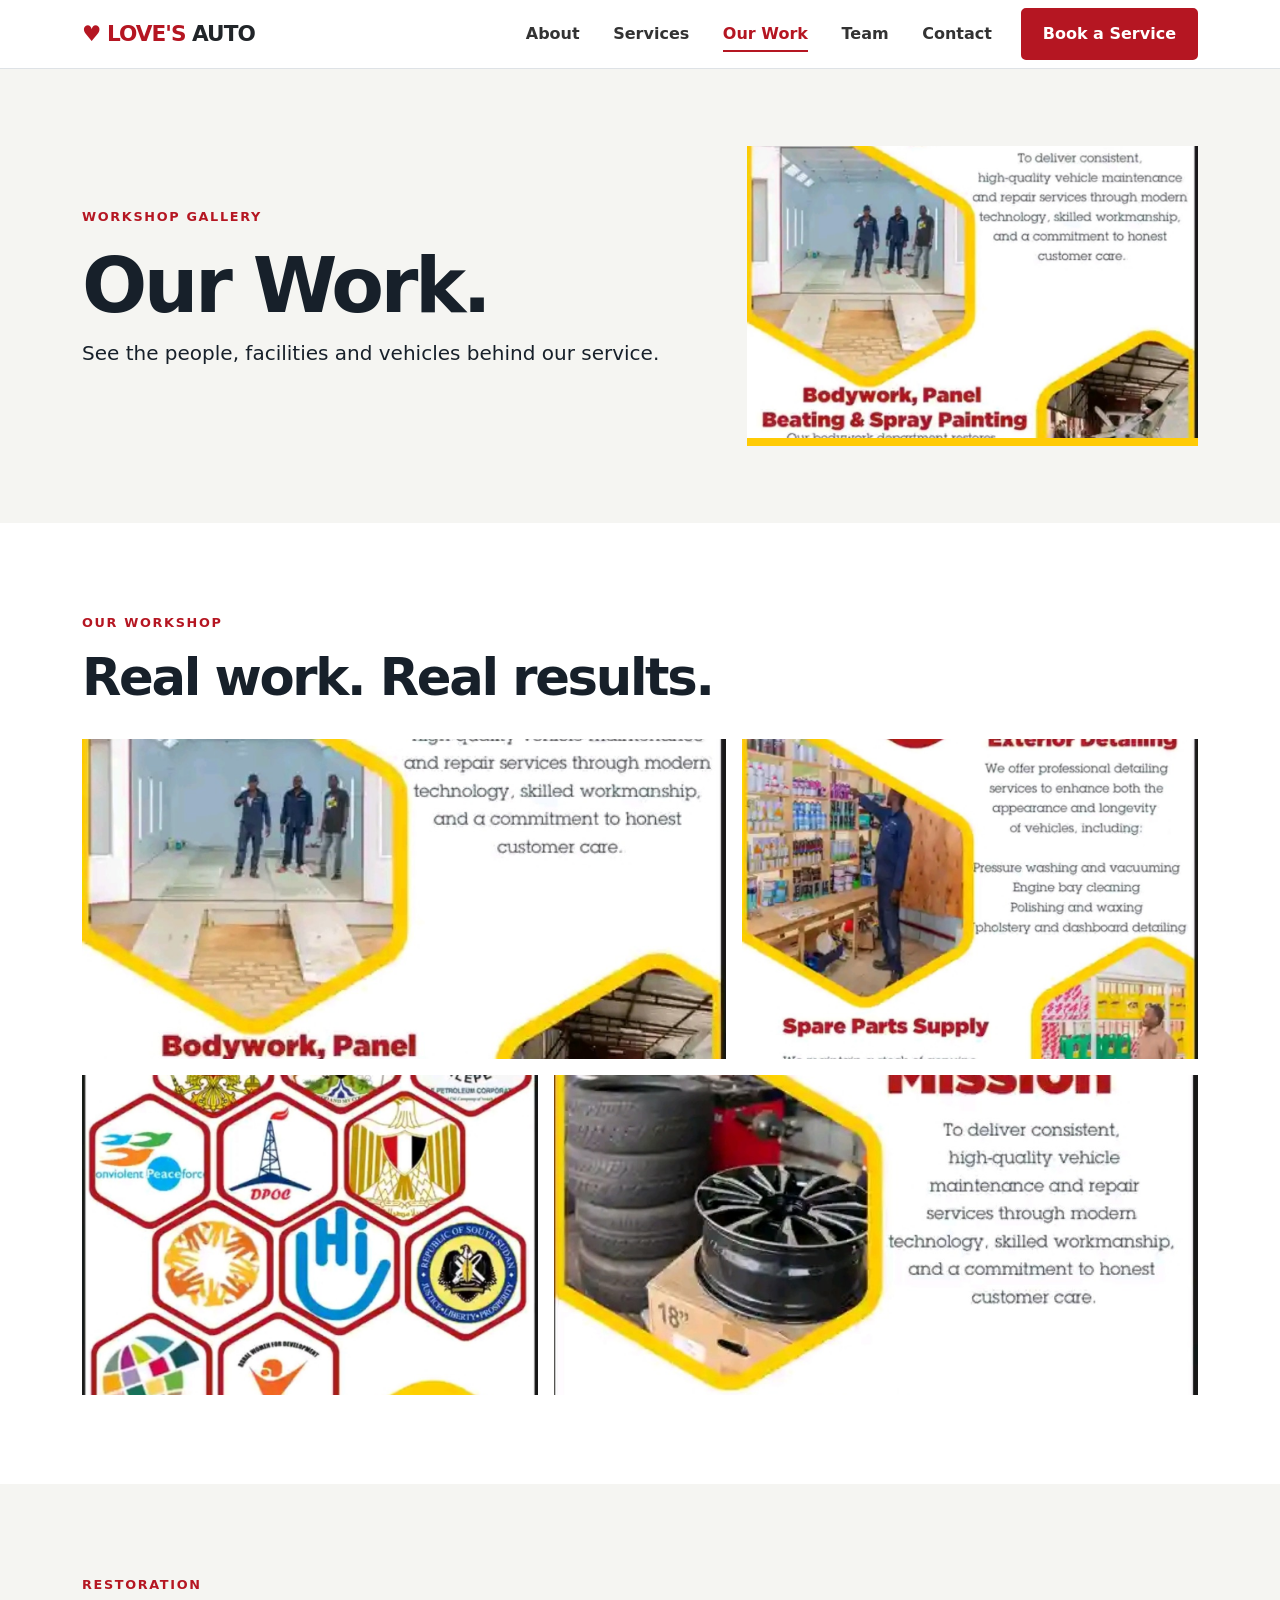
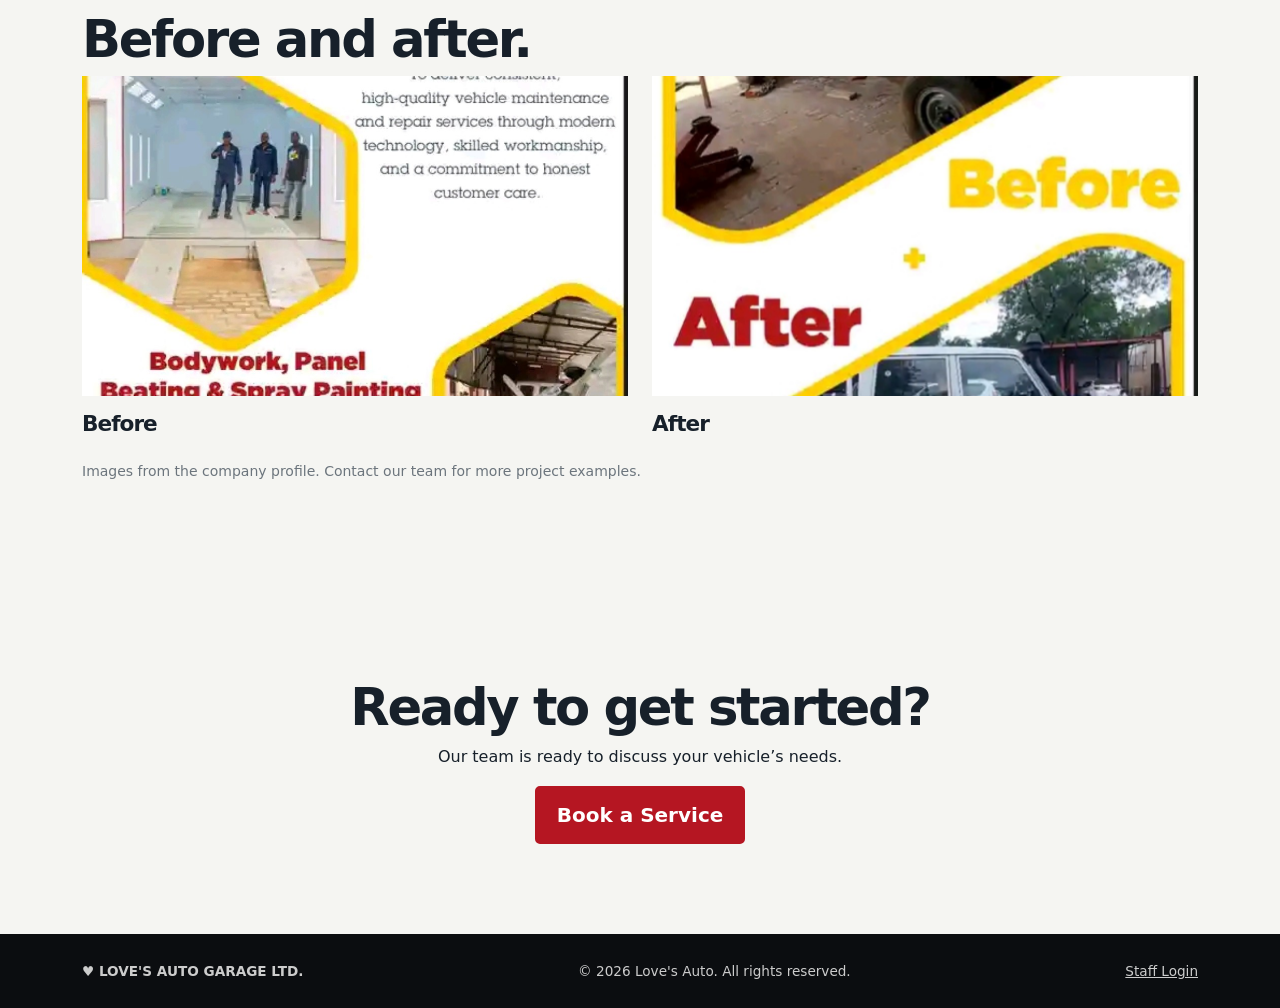
<file: gallery.html>
<!DOCTYPE html>
<html lang="en">
 <head>
  <meta charset="utf-8"/>
  <meta content="width=device-width,initial-scale=1" name="viewport"/>
  <meta content="Love's Auto Garage Ltd. Vehicle maintenance, bodywork, detailing and spare parts in Juba, South Sudan." name="description"/>
  <title>
   Our Work | Love’s Auto Garage Ltd.
  </title>
  <link crossorigin="anonymous" href="https://cdn.jsdelivr.net/npm/bootstrap@5.3.3/dist/css/bootstrap.min.css" integrity="sha384-QWTKZyjpPEjISv5WaRU9OFeRpok6YctnYmDr5pNlyT2bRjXh0JMhjY6hW+ALEwIH" rel="stylesheet"/>
  <link href="assets/css/style.css" rel="stylesheet"/>
 </head>
 <body>
  <a class="visually-hidden-focusable" href="#main">
   Skip to content
  </a>
  <nav class="navbar navbar-expand-lg sticky-top bg-white border-bottom">
   <div class="container">
    <a class="navbar-brand fw-black" href="index.html">
     <span class="brand-heart">
      ♥
     </span>
     LOVE'S
     <span class="text-dark">
      AUTO
     </span>
    </a>
    <button aria-controls="nav" aria-expanded="false" aria-label="Toggle navigation" class="navbar-toggler" data-bs-target="#nav" data-bs-toggle="collapse" type="button">
     <span class="navbar-toggler-icon">
     </span>
    </button>
    <div class="collapse navbar-collapse" id="nav">
     <ul class="navbar-nav ms-auto align-items-lg-center gap-lg-2">
      <li class="nav-item">
       <a class="nav-link" href="about.html">
        About
       </a>
      </li>
      <li class="nav-item">
       <a class="nav-link" href="services.html">
        Services
       </a>
      </li>
      <li class="nav-item">
       <a aria-current="page" class="nav-link is-active" href="gallery.html">
        Our Work
       </a>
      </li>
      <li class="nav-item">
       <a class="nav-link" href="team.html">
        Team
       </a>
      </li>
      <li class="nav-item">
       <a class="nav-link" href="contact.html">
        Contact
       </a>
      </li>
      <li class="nav-item">
       <a class="btn btn-red ms-lg-2" href="booking.html">
        Book a Service
       </a>
      </li>
     </ul>
    </div>
   </div>
  </nav>
  <main id="main">
   <header class="page-banner">
    <div class="container">
     <div class="row align-items-center g-4">
      <div class="col-lg-7">
       <p class="eyebrow">
        WORKSHOP GALLERY
       </p>
       <h1>
        Our Work.
       </h1>
       <p class="lead">
        See the people, facilities and vehicles behind our service.
       </p>
      </div>
      <div class="col-lg-5">
       <img alt="Love’s Auto Garage" loading="eager" src="assets/img/bodywork.jpg"/>
      </div>
     </div>
    </div>
   </header>
   <section class="section" id="work">
    <div class="container">
     <p class="eyebrow">
      OUR WORKSHOP
     </p>
     <h2>
      Real work. Real results.
     </h2>
     <div class="row g-3 mt-3">
      <div class="col-md-7">
       <img alt="Vehicle bodywork at Love's Auto" class="gallery-photo" loading="lazy" src="assets/img/bodywork.jpg"/>
      </div>
      <div class="col-md-5">
       <img alt="Love's Auto detailing services" class="gallery-photo" loading="lazy" src="assets/img/detailing.jpg"/>
      </div>
      <div class="col-md-5">
       <img alt="Technician working at the garage" class="gallery-photo" loading="lazy" src="assets/img/services.jpg"/>
      </div>
      <div class="col-md-7">
       <img alt="Vehicle and spare parts" class="gallery-photo" loading="lazy" src="assets/img/mission.jpg"/>
      </div>
     </div>
    </div>
   </section>
   <section class="section section-muted">
    <div class="container">
     <p class="eyebrow">
      RESTORATION
     </p>
     <h2>
      Before and after.
     </h2>
     <div class="row g-4">
      <div class="col-md-6">
       <img alt="Vehicle before restoration" class="gallery-photo" loading="lazy" src="assets/img/bodywork.jpg"/>
       <h3 class="mt-3">
        Before
       </h3>
      </div>
      <div class="col-md-6">
       <img alt="Vehicle after restoration" class="gallery-photo" loading="lazy" src="assets/img/repair.jpg"/>
       <h3 class="mt-3">
        After
       </h3>
      </div>
     </div>
     <p class="text-secondary small mt-3">
      Images from the company profile. Contact our team for more project examples.
     </p>
    </div>
   </section>
   <section class="section text-center section-muted">
    <div class="container">
     <h2>
      Ready to get started?
     </h2>
     <p>
      Our team is ready to discuss your vehicle’s needs.
     </p>
     <a class="btn btn-red btn-lg" href="booking.html">
      Book a Service
     </a>
    </div>
   </section>
  </main>
  <footer>
   <div class="container d-flex flex-wrap justify-content-between gap-3">
    <strong>
     ♥ LOVE'S AUTO GARAGE LTD.
    </strong>
    <span>
     ©
     <span id="year">
     </span>
     Love's Auto. All rights reserved.
    </span>
    <a href="admin/index.html">
     Staff Login
    </a>
   </div>
  </footer>
  <script defer="" src="assets/js/mobile-menu.js">
  </script>
  <script src="assets/js/site.js" type="module">
  </script>
 </body>
</html>
</file>
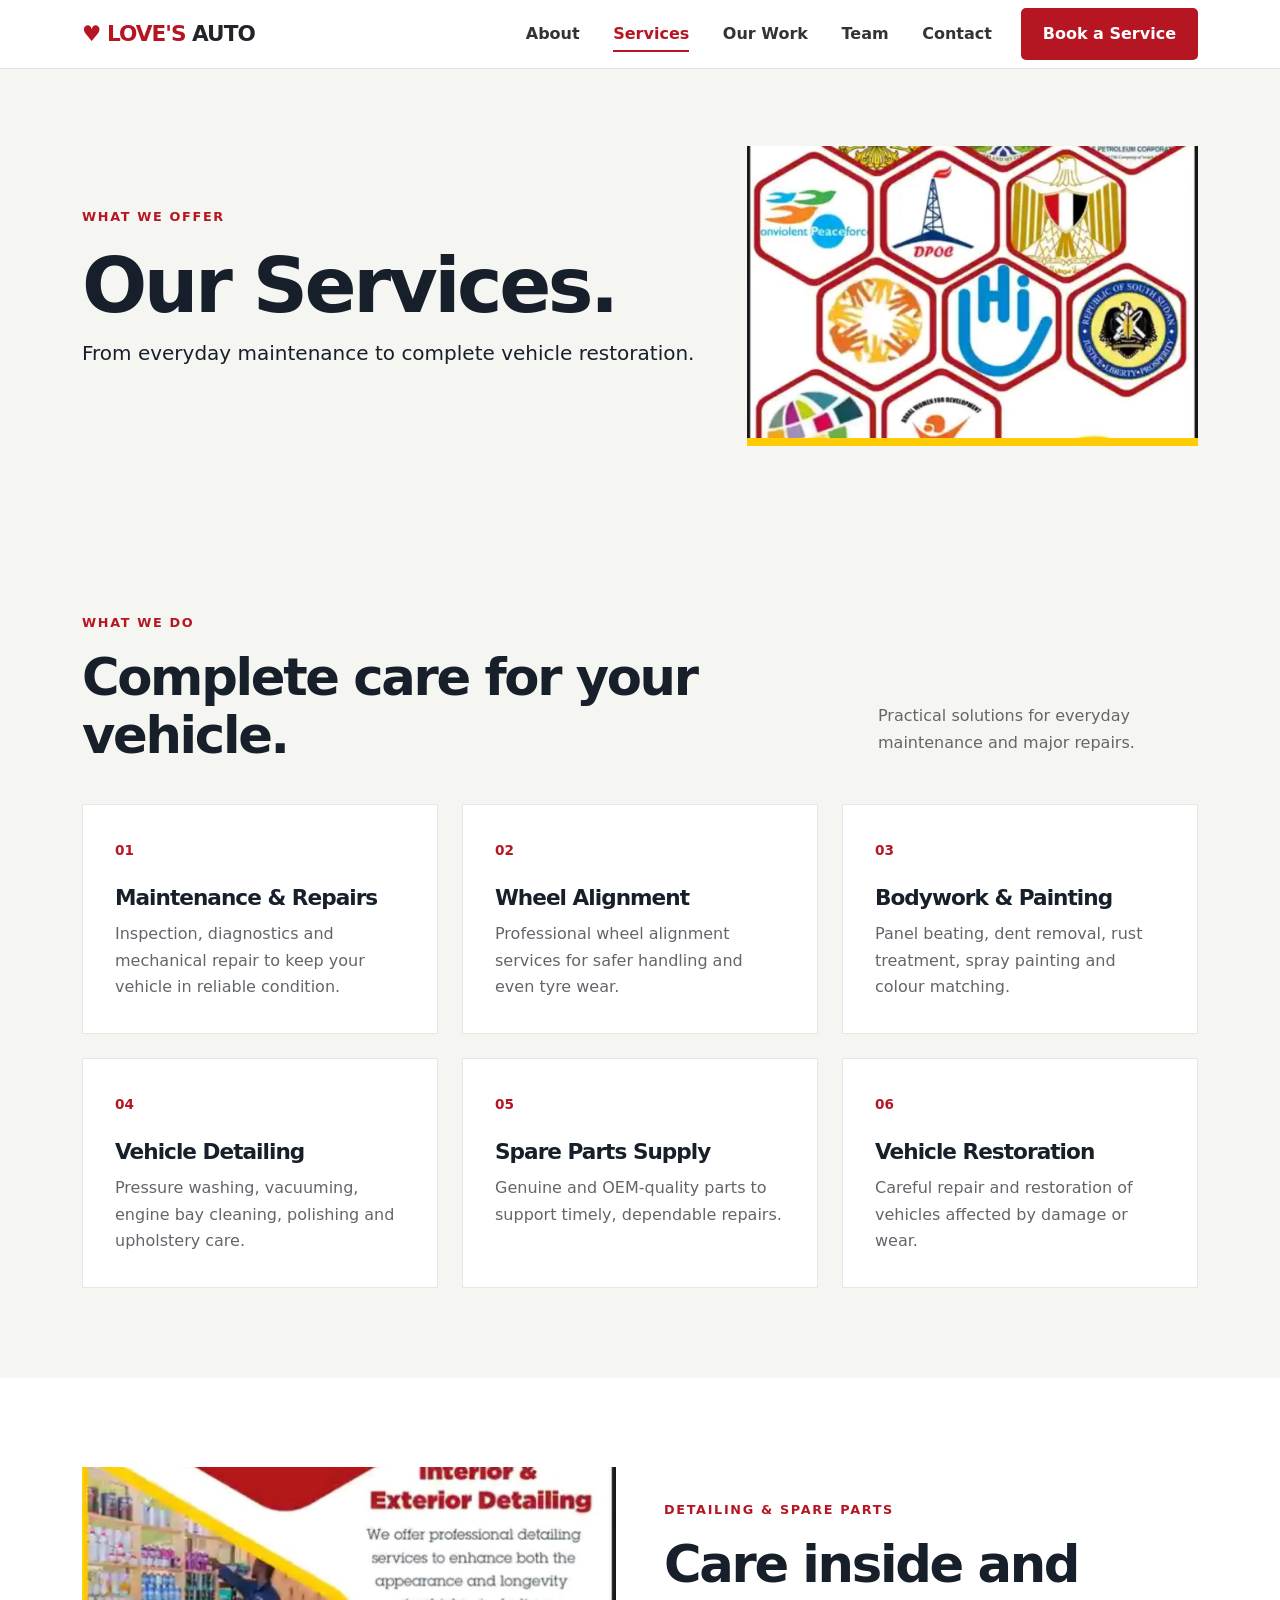
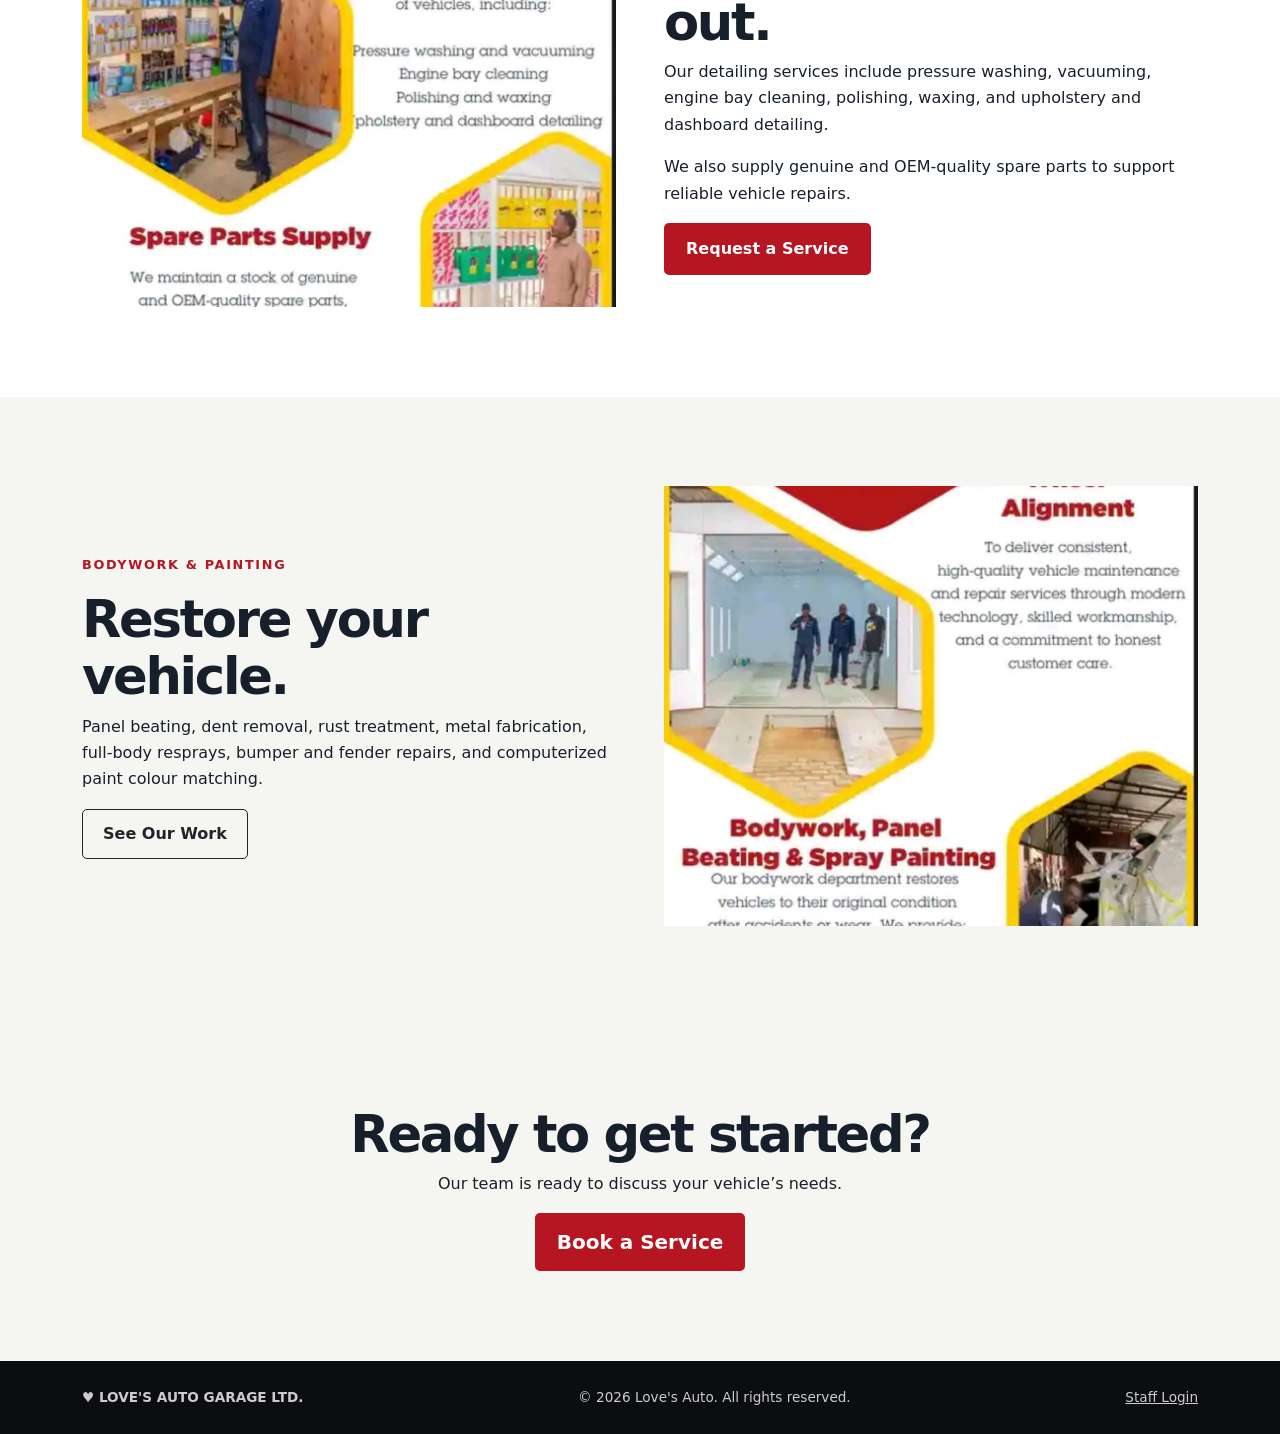
<file: services.html>
<!DOCTYPE html>
<html lang="en">
 <head>
  <meta charset="utf-8"/>
  <meta content="width=device-width,initial-scale=1" name="viewport"/>
  <meta content="Love's Auto Garage Ltd. Vehicle maintenance, bodywork, detailing and spare parts in Juba, South Sudan." name="description"/>
  <title>
   Services | Love’s Auto Garage Ltd.
  </title>
  <link crossorigin="anonymous" href="https://cdn.jsdelivr.net/npm/bootstrap@5.3.3/dist/css/bootstrap.min.css" integrity="sha384-QWTKZyjpPEjISv5WaRU9OFeRpok6YctnYmDr5pNlyT2bRjXh0JMhjY6hW+ALEwIH" rel="stylesheet"/>
  <link href="assets/css/style.css" rel="stylesheet"/>
 </head>
 <body>
  <a class="visually-hidden-focusable" href="#main">
   Skip to content
  </a>
  <nav class="navbar navbar-expand-lg sticky-top bg-white border-bottom">
   <div class="container">
    <a class="navbar-brand fw-black" href="index.html">
     <span class="brand-heart">
      ♥
     </span>
     LOVE'S
     <span class="text-dark">
      AUTO
     </span>
    </a>
    <button aria-controls="nav" aria-expanded="false" aria-label="Toggle navigation" class="navbar-toggler" data-bs-target="#nav" data-bs-toggle="collapse" type="button">
     <span class="navbar-toggler-icon">
     </span>
    </button>
    <div class="collapse navbar-collapse" id="nav">
     <ul class="navbar-nav ms-auto align-items-lg-center gap-lg-2">
      <li class="nav-item">
       <a class="nav-link" href="about.html">
        About
       </a>
      </li>
      <li class="nav-item">
       <a aria-current="page" class="nav-link is-active" href="services.html">
        Services
       </a>
      </li>
      <li class="nav-item">
       <a class="nav-link" href="gallery.html">
        Our Work
       </a>
      </li>
      <li class="nav-item">
       <a class="nav-link" href="team.html">
        Team
       </a>
      </li>
      <li class="nav-item">
       <a class="nav-link" href="contact.html">
        Contact
       </a>
      </li>
      <li class="nav-item">
       <a class="btn btn-red ms-lg-2" href="booking.html">
        Book a Service
       </a>
      </li>
     </ul>
    </div>
   </div>
  </nav>
  <main id="main">
   <header class="page-banner">
    <div class="container">
     <div class="row align-items-center g-4">
      <div class="col-lg-7">
       <p class="eyebrow">
        WHAT WE OFFER
       </p>
       <h1>
        Our Services.
       </h1>
       <p class="lead">
        From everyday maintenance to complete vehicle restoration.
       </p>
      </div>
      <div class="col-lg-5">
       <img alt="Love’s Auto Garage" loading="eager" src="assets/img/services.jpg"/>
      </div>
     </div>
    </div>
   </header>
   <section class="section section-muted" id="services">
    <div class="container">
     <div class="section-heading">
      <div>
       <p class="eyebrow">
        WHAT WE DO
       </p>
       <h2>
        Complete care for your vehicle.
       </h2>
      </div>
      <p>
       Practical solutions for everyday maintenance and major repairs.
      </p>
     </div>
     <div class="row g-4" id="service-grid">
      <div class="col-md-6 col-lg-4">
       <article class="service-card">
        <span class="service-num">
         01
        </span>
        <h3>
         Maintenance &amp; Repairs
        </h3>
        <p>
         Inspection, diagnostics and mechanical repair to keep your vehicle in reliable condition.
        </p>
       </article>
      </div>
      <div class="col-md-6 col-lg-4">
       <article class="service-card">
        <span class="service-num">
         02
        </span>
        <h3>
         Wheel Alignment
        </h3>
        <p>
         Professional wheel alignment services for safer handling and even tyre wear.
        </p>
       </article>
      </div>
      <div class="col-md-6 col-lg-4">
       <article class="service-card">
        <span class="service-num">
         03
        </span>
        <h3>
         Bodywork &amp; Painting
        </h3>
        <p>
         Panel beating, dent removal, rust treatment, spray painting and colour matching.
        </p>
       </article>
      </div>
      <div class="col-md-6 col-lg-4">
       <article class="service-card">
        <span class="service-num">
         04
        </span>
        <h3>
         Vehicle Detailing
        </h3>
        <p>
         Pressure washing, vacuuming, engine bay cleaning, polishing and upholstery care.
        </p>
       </article>
      </div>
      <div class="col-md-6 col-lg-4">
       <article class="service-card">
        <span class="service-num">
         05
        </span>
        <h3>
         Spare Parts Supply
        </h3>
        <p>
         Genuine and OEM-quality parts to support timely, dependable repairs.
        </p>
       </article>
      </div>
      <div class="col-md-6 col-lg-4">
       <article class="service-card">
        <span class="service-num">
         06
        </span>
        <h3>
         Vehicle Restoration
        </h3>
        <p>
         Careful repair and restoration of vehicles affected by damage or wear.
        </p>
       </article>
      </div>
     </div>
    </div>
   </section>
   <section class="section">
    <div class="container">
     <div class="row g-5 align-items-center">
      <div class="col-lg-6">
       <img alt="Vehicle care and detailing" class="section-photo" loading="lazy" src="assets/img/detailing.jpg"/>
      </div>
      <div class="col-lg-6">
       <p class="eyebrow">
        DETAILING &amp; SPARE PARTS
       </p>
       <h2>
        Care inside and out.
       </h2>
       <p>
        Our detailing services include pressure washing, vacuuming, engine bay cleaning, polishing, waxing, and upholstery and dashboard detailing.
       </p>
       <p>
        We also supply genuine and OEM-quality spare parts to support reliable vehicle repairs.
       </p>
       <a class="btn btn-red" href="booking.html">
        Request a Service
       </a>
      </div>
     </div>
    </div>
   </section>
   <section class="section section-muted">
    <div class="container">
     <div class="row g-5 align-items-center">
      <div class="col-lg-6">
       <p class="eyebrow">
        BODYWORK &amp; PAINTING
       </p>
       <h2>
        Restore your vehicle.
       </h2>
       <p>
        Panel beating, dent removal, rust treatment, metal fabrication, full-body resprays, bumper and fender repairs, and computerized paint colour matching.
       </p>
       <a class="btn btn-outline-dark" href="gallery.html">
        See Our Work
       </a>
      </div>
      <div class="col-lg-6">
       <img alt="Vehicle bodywork and restoration" class="section-photo" loading="lazy" src="assets/img/bodywork.jpg"/>
      </div>
     </div>
    </div>
   </section>
   <section class="section text-center section-muted">
    <div class="container">
     <h2>
      Ready to get started?
     </h2>
     <p>
      Our team is ready to discuss your vehicle’s needs.
     </p>
     <a class="btn btn-red btn-lg" href="booking.html">
      Book a Service
     </a>
    </div>
   </section>
  </main>
  <footer>
   <div class="container d-flex flex-wrap justify-content-between gap-3">
    <strong>
     ♥ LOVE'S AUTO GARAGE LTD.
    </strong>
    <span>
     ©
     <span id="year">
     </span>
     Love's Auto. All rights reserved.
    </span>
    <a href="admin/index.html">
     Staff Login
    </a>
   </div>
  </footer>
  <script defer="" src="assets/js/mobile-menu.js">
  </script>
  <script src="assets/js/site.js" type="module">
  </script>
 </body>
</html>
</file>
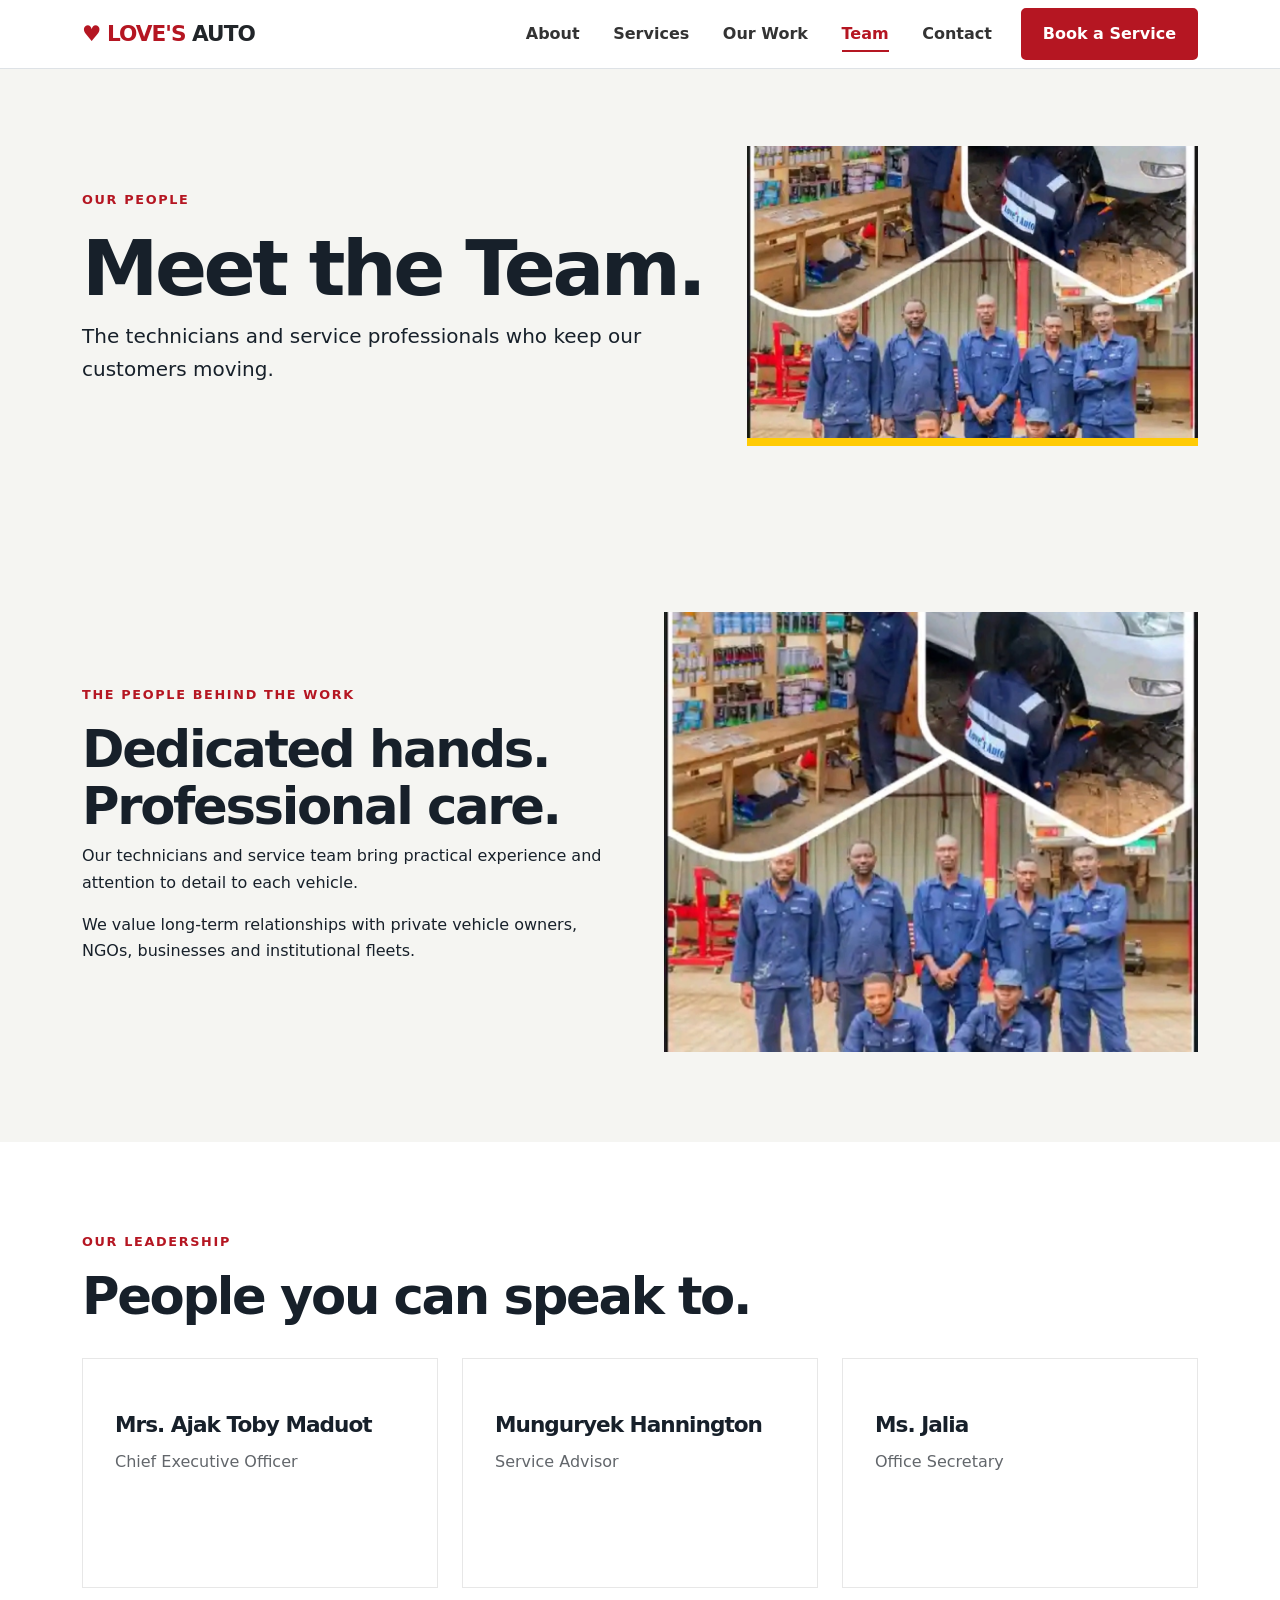
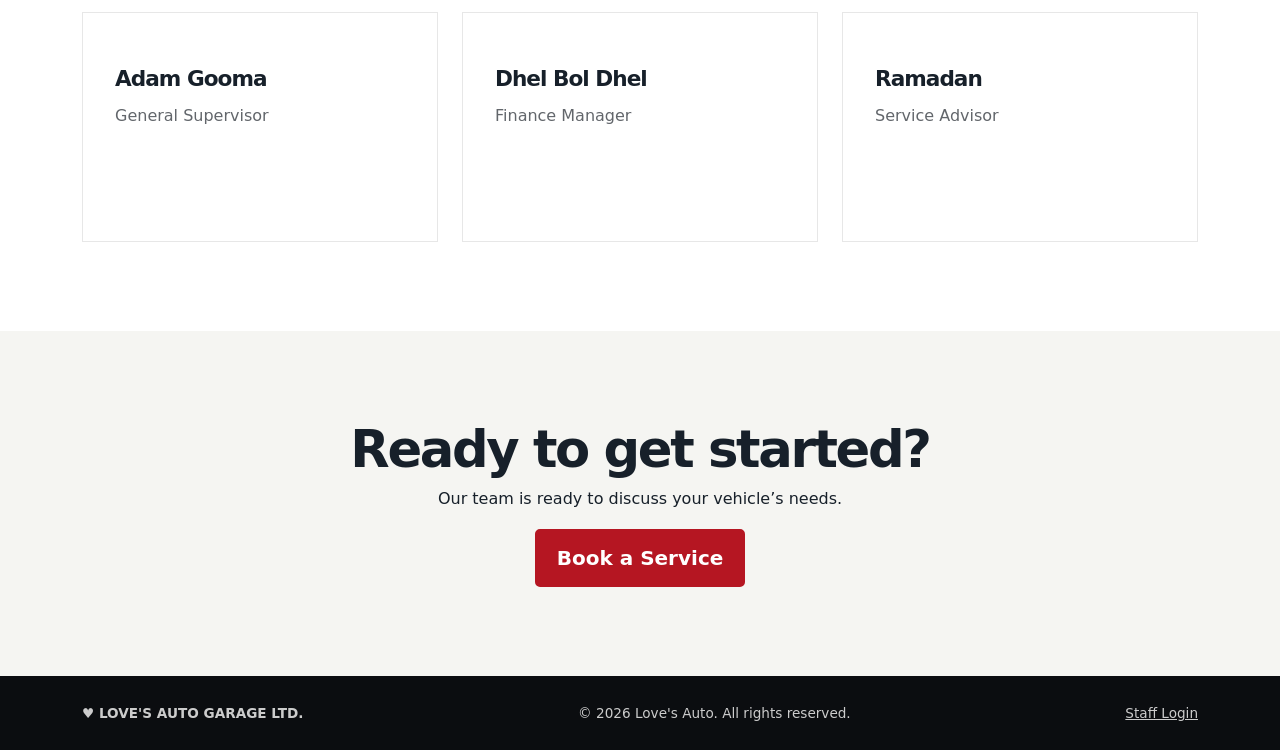
<file: team.html>
<!DOCTYPE html>
<html lang="en">
 <head>
  <meta charset="utf-8"/>
  <meta content="width=device-width,initial-scale=1" name="viewport"/>
  <meta content="Love's Auto Garage Ltd. Vehicle maintenance, bodywork, detailing and spare parts in Juba, South Sudan." name="description"/>
  <title>
   Our Team | Love’s Auto Garage Ltd.
  </title>
  <link crossorigin="anonymous" href="https://cdn.jsdelivr.net/npm/bootstrap@5.3.3/dist/css/bootstrap.min.css" integrity="sha384-QWTKZyjpPEjISv5WaRU9OFeRpok6YctnYmDr5pNlyT2bRjXh0JMhjY6hW+ALEwIH" rel="stylesheet"/>
  <link href="assets/css/style.css" rel="stylesheet"/>
 </head>
 <body>
  <a class="visually-hidden-focusable" href="#main">
   Skip to content
  </a>
  <nav class="navbar navbar-expand-lg sticky-top bg-white border-bottom">
   <div class="container">
    <a class="navbar-brand fw-black" href="index.html">
     <span class="brand-heart">
      ♥
     </span>
     LOVE'S
     <span class="text-dark">
      AUTO
     </span>
    </a>
    <button aria-controls="nav" aria-expanded="false" aria-label="Toggle navigation" class="navbar-toggler" data-bs-target="#nav" data-bs-toggle="collapse" type="button">
     <span class="navbar-toggler-icon">
     </span>
    </button>
    <div class="collapse navbar-collapse" id="nav">
     <ul class="navbar-nav ms-auto align-items-lg-center gap-lg-2">
      <li class="nav-item">
       <a class="nav-link" href="about.html">
        About
       </a>
      </li>
      <li class="nav-item">
       <a class="nav-link" href="services.html">
        Services
       </a>
      </li>
      <li class="nav-item">
       <a class="nav-link" href="gallery.html">
        Our Work
       </a>
      </li>
      <li class="nav-item">
       <a aria-current="page" class="nav-link is-active" href="team.html">
        Team
       </a>
      </li>
      <li class="nav-item">
       <a class="nav-link" href="contact.html">
        Contact
       </a>
      </li>
      <li class="nav-item">
       <a class="btn btn-red ms-lg-2" href="booking.html">
        Book a Service
       </a>
      </li>
     </ul>
    </div>
   </div>
  </nav>
  <main id="main">
   <header class="page-banner">
    <div class="container">
     <div class="row align-items-center g-4">
      <div class="col-lg-7">
       <p class="eyebrow">
        OUR PEOPLE
       </p>
       <h1>
        Meet the Team.
       </h1>
       <p class="lead">
        The technicians and service professionals who keep our customers moving.
       </p>
      </div>
      <div class="col-lg-5">
       <img alt="Love’s Auto Garage" loading="eager" src="assets/img/team.jpg"/>
      </div>
     </div>
    </div>
   </header>
   <section class="section section-muted" id="team">
    <div class="container">
     <div class="row align-items-center g-5">
      <div class="col-lg-6">
       <p class="eyebrow">
        THE PEOPLE BEHIND THE WORK
       </p>
       <h2>
        Dedicated hands.
        <br/>
        Professional care.
       </h2>
       <p>
        Our technicians and service team bring practical experience and attention to detail to each vehicle.
       </p>
       <p>
        We value long-term relationships with private vehicle owners, NGOs, businesses and institutional fleets.
       </p>
      </div>
      <div class="col-lg-6">
       <img alt="Love's Auto Garage technical team" class="section-photo" loading="lazy" src="assets/img/team.jpg"/>
      </div>
     </div>
    </div>
   </section>
   <section class="section">
    <div class="container">
     <p class="eyebrow">
      OUR LEADERSHIP
     </p>
     <h2>
      People you can speak to.
     </h2>
     <div class="row g-4 mt-2">
      <div class="col-md-6 col-lg-4">
       <article class="service-card">
        <h3>
         Mrs. Ajak Toby Maduot
        </h3>
        <p>
         Chief Executive Officer
        </p>
       </article>
      </div>
      <div class="col-md-6 col-lg-4">
       <article class="service-card">
        <h3>
         Munguryek Hannington
        </h3>
        <p>
         Service Advisor
        </p>
       </article>
      </div>
      <div class="col-md-6 col-lg-4">
       <article class="service-card">
        <h3>
         Ms. Jalia
        </h3>
        <p>
         Office Secretary
        </p>
       </article>
      </div>
      <div class="col-md-6 col-lg-4">
       <article class="service-card">
        <h3>
         Adam Gooma
        </h3>
        <p>
         General Supervisor
        </p>
       </article>
      </div>
      <div class="col-md-6 col-lg-4">
       <article class="service-card">
        <h3>
         Dhel Bol Dhel
        </h3>
        <p>
         Finance Manager
        </p>
       </article>
      </div>
      <div class="col-md-6 col-lg-4">
       <article class="service-card">
        <h3>
         Ramadan
        </h3>
        <p>
         Service Advisor
        </p>
       </article>
      </div>
     </div>
    </div>
   </section>
   <section class="section text-center section-muted">
    <div class="container">
     <h2>
      Ready to get started?
     </h2>
     <p>
      Our team is ready to discuss your vehicle’s needs.
     </p>
     <a class="btn btn-red btn-lg" href="booking.html">
      Book a Service
     </a>
    </div>
   </section>
  </main>
  <footer>
   <div class="container d-flex flex-wrap justify-content-between gap-3">
    <strong>
     ♥ LOVE'S AUTO GARAGE LTD.
    </strong>
    <span>
     ©
     <span id="year">
     </span>
     Love's Auto. All rights reserved.
    </span>
    <a href="admin/index.html">
     Staff Login
    </a>
   </div>
  </footer>
  <script defer="" src="assets/js/mobile-menu.js">
  </script>
  <script src="assets/js/site.js" type="module">
  </script>
 </body>
</html>
</file>
<file: assets/css/style.css>
:root{--red:#b51622;--yellow:#ffcb05;--ink:#17202a;--muted:#f5f5f2}*{box-sizing:border-box}html{scroll-behavior:smooth;scroll-padding-top:85px}body{font-family:system-ui,-apple-system,Segoe UI,Arial,sans-serif;color:var(--ink);line-height:1.65}h1,h2,h3,.navbar-brand{font-weight:850;letter-spacing:-.045em;line-height:1.12}h1{font-size:clamp(3rem,6.3vw,6rem)}h2{font-size:clamp(2rem,4vw,3.5rem)}h3{font-size:1.35rem}.navbar-brand{color:var(--red);font-size:1.35rem}.brand-heart{color:var(--red)}.nav-link{font-weight:600;color:#333}.btn{font-weight:700;border-radius:5px;padding:.75rem 1.25rem}.btn-red{background:var(--red);color:#fff;border:2px solid var(--red)}.btn-red:hover,.btn-red:focus{background:#870d17;color:#fff;border-color:#870d17}.btn-yellow{background:var(--yellow);border:2px solid var(--yellow);color:#111}.btn-yellow:hover{background:#edbc00}.section{padding:clamp(4rem,7vw,7rem) 0}.section-muted{background:var(--muted)}.hero{padding:clamp(4rem,7vw,7rem) 0;background:#fff}.hero h1 span{color:var(--red)}.hero .lead{max-width:560px;margin:1.5rem 0 2rem}.eyebrow{color:var(--red);font-weight:800;letter-spacing:.13em;font-size:.8rem}.hero-foot{font-size:.85rem;font-weight:650;margin-top:3rem;color:#777}.hero-foot span{color:var(--red);padding:0 .5rem}.hero-image{position:relative;height:520px;background:var(--yellow);padding:12px}.hero-image img{width:100%;height:100%;object-fit:cover}.image-label{position:absolute;bottom:28px;left:28px;right:28px;background:#fff;padding:18px 20px;font-size:1.15rem;font-weight:900;color:var(--red)}.image-label small{display:block;font-weight:500;font-size:.8rem;color:#444}.section-photo{width:100%;height:440px;object-fit:cover}.vision{border-left:5px solid var(--yellow);padding:1rem 1.5rem;background:var(--muted);margin-top:2rem}.section-heading{display:flex;justify-content:space-between;align-items:end;gap:2rem;margin-bottom:2rem}.section-heading>p{max-width:320px;color:#666}.service-card{background:#fff;border:1px solid #e7e7e7;padding:2rem;height:100%;min-height:230px;transition:border-color .2s}.service-card:hover{border-color:var(--red)}.service-num{font-size:.85rem;color:var(--red);font-weight:800}.service-card h3{margin:1.4rem 0 .7rem}.service-card p{color:#62666b;margin:0}.gallery-photo{width:100%;height:320px;object-fit:cover}.booking-form{padding:2rem;background:var(--muted)}.form-control,.form-select{border-radius:3px;padding:.8rem;border-color:#d4d4d4}.form-control:focus,.form-select:focus{border-color:var(--red);box-shadow:0 0 0 .2rem #b5162220}.form-label{font-weight:650;font-size:.9rem}.contact-section{background:#161a1e;color:#fff}.contact-section a{color:#fff;text-decoration:none}.contact-section a:hover{text-decoration:underline}footer{padding:1.6rem 0;background:#0b0d10;color:#ccc;font-size:.85rem}footer a{color:#ccc}@media(max-width:767px){.hero-image{height:340px}.section-photo{height:300px}.gallery-photo{height:240px}.section-heading{display:block}.booking-form{padding:1.2rem}.hero-foot{line-height:2}}


/* Motion system: restrained, consistent, and accessible. No gradients. */
:root{--motion-fast:180ms;--motion-mid:320ms;--motion-ease:cubic-bezier(.22,1,.36,1)}
.navbar{transition:box-shadow var(--motion-mid) ease;z-index:1030}
.navbar.is-scrolled{box-shadow:0 8px 24px rgba(23,32,42,.07)}
.navbar .nav-link{position:relative;padding:.65rem .8rem!important;transition:color var(--motion-fast) ease}
.navbar .nav-link::after{content:"";position:absolute;left:.8rem;right:.8rem;bottom:.33rem;height:2px;background:var(--red);transform:scaleX(0);transform-origin:left;transition:transform var(--motion-mid) var(--motion-ease)}
.navbar .nav-link:hover,.navbar .nav-link:focus-visible,.navbar .nav-link.is-active{color:var(--red)}
.navbar .nav-link:hover::after,.navbar .nav-link:focus-visible::after,.navbar .nav-link.is-active::after{transform:scaleX(1)}
.navbar .nav-link:focus-visible,.btn:focus-visible,a:focus-visible{outline:3px solid var(--yellow);outline-offset:3px}
.btn{transition:background-color var(--motion-fast) ease,border-color var(--motion-fast) ease,color var(--motion-fast) ease,transform var(--motion-fast) var(--motion-ease),box-shadow var(--motion-fast) ease}
.btn:hover{transform:translateY(-2px)}.btn:active{transform:translateY(0)}
.service-card{transition:border-color var(--motion-mid) ease,transform var(--motion-mid) var(--motion-ease),box-shadow var(--motion-mid) ease}
.service-card:hover{transform:translateY(-5px);box-shadow:0 12px 28px rgba(23,32,42,.07)}
.hero-image,.section-photo,.gallery-photo{transition:transform 450ms var(--motion-ease)}
.hero-image{overflow:hidden}.hero-image:hover img{transform:scale(1.025)}
.gallery-photo:hover{transform:scale(1.012)}
[data-reveal]{opacity:1;transform:none}
.motion-ready [data-reveal]{opacity:0;transform:translateY(18px);transition:opacity 620ms var(--motion-ease),transform 620ms var(--motion-ease);transition-delay:var(--reveal-delay,0ms)}
.motion-ready [data-reveal].is-visible{opacity:1;transform:translateY(0)}
@media(max-width:991.98px){.navbar .nav-link{display:inline-block;padding:.8rem .25rem!important}.navbar .nav-link::after{left:.25rem;right:.25rem;bottom:.45rem}}
@media(prefers-reduced-motion:reduce){html{scroll-behavior:auto!important}*,*::before,*::after{animation-duration:.01ms!important;transition-duration:.01ms!important;transition-delay:0ms!important}.motion-ready [data-reveal]{opacity:1!important;transform:none!important}}

/* Reliable mobile navigation, independent of Bootstrap's JavaScript bundle. */
@media (max-width: 991.98px) {
  .navbar .navbar-collapse {display:none!important; width:100%; flex-basis:100%;}
  .navbar .navbar-collapse.show {display:block!important; animation:menu-appear .22s ease-out both;}
  .navbar .navbar-nav {padding:.75rem 0 1.15rem; align-items:stretch;}
  .navbar .nav-link {display:block; width:100%; padding:.75rem .6rem!important;}
  .navbar .nav-link::after {left:.6rem;right:auto;width:42px;bottom:.4rem;}
  .navbar .navbar-nav .btn {display:block;text-align:center;margin-top:.5rem;}
  .navbar-toggler {border:1px solid #ddd;box-shadow:none!important;}
  .navbar-toggler:focus-visible {outline:3px solid var(--yellow);outline-offset:3px;}
}
@keyframes menu-appear {from {opacity:0;transform:translateY(-6px)}to {opacity:1;transform:translateY(0)}}
@media (prefers-reduced-motion:reduce) {.navbar .navbar-collapse.show {animation:none}}

/* Interior pages */
.page-banner{padding:clamp(3rem,6vw,5rem) 0;background:#f5f5f2}.page-banner h1{font-size:clamp(2.8rem,6vw,5rem)}.page-banner .lead{max-width:650px}.page-banner img{width:100%;height:300px;object-fit:cover;border-bottom:8px solid var(--yellow)}.navbar .nav-link[aria-current="page"]{color:var(--red)}.navbar .nav-link[aria-current="page"]::after{transform:scaleX(1)}@media(max-width:767px){.page-banner img{height:220px}}

/* Homepage cinematic carousel: flat overlays, no gradients */
.showcase{position:relative;height:clamp(590px,78vh,820px);min-height:590px;background:#141719;color:white;isolation:isolate;overflow:hidden}
.showcase-slides,.showcase-slide{position:absolute;inset:0}.showcase-slide{opacity:0;visibility:hidden;transition:opacity .85s ease,visibility .85s;pointer-events:none}.showcase-slide.is-current{opacity:1;visibility:visible;pointer-events:auto;z-index:1}.showcase-slide>img{position:absolute;inset:0;width:100%;height:100%;object-fit:cover;object-position:center;transform:scale(1.055);transition:transform 7s linear}.showcase-slide.is-current>img{transform:scale(1)}.showcase-shade{position:absolute;inset:0;background:rgba(9,13,17,.70)}.showcase-content{position:relative;height:100%;display:flex;align-items:center;padding-top:30px;padding-bottom:120px}.showcase-copy{max-width:800px;transform:translateY(16px);opacity:0;transition:transform .65s ease .16s,opacity .65s ease .16s}.is-current .showcase-copy{transform:translateY(0);opacity:1}.showcase-kicker{display:inline-flex;align-items:center;gap:12px;font-size:.75rem;font-weight:800;letter-spacing:.2em;color:var(--yellow);margin-bottom:25px}.showcase-line{width:32px;height:3px;background:var(--yellow)}.showcase h1{font-size:clamp(3.15rem,7.3vw,7.4rem);line-height:.99;color:#fff;letter-spacing:-.055em;margin:0;max-width:950px}.showcase h1 em{font-style:normal;color:var(--yellow)}.showcase-copy>p{max-width:560px;color:#f0f0f0;font-size:clamp(1rem,1.55vw,1.2rem);margin:26px 0 30px}.showcase-actions{display:flex;gap:30px;align-items:center;flex-wrap:wrap}.showcase-text-link{color:#fff;font-weight:750;text-decoration:none;border-bottom:2px solid var(--yellow);padding-bottom:6px}.showcase-text-link:hover{color:var(--yellow)}.showcase .btn-yellow{padding:1rem 1.4rem}.showcase-vertical{position:absolute;right:24px;top:45%;writing-mode:vertical-rl;letter-spacing:.23em;font-size:.65rem;font-weight:800;color:#fff9;z-index:2}.showcase-controls{position:absolute;left:50%;bottom:38px;transform:translateX(-50%);z-index:4;display:flex;align-items:center;gap:22px}.showcase-progress{display:flex;gap:9px;align-items:center}.showcase-dot{width:53px;height:24px;border:0;background:transparent;padding:9px 0;cursor:pointer}.showcase-dot span{display:block;height:3px;width:100%;background:#ffffff70;transition:background .25s}.showcase-dot.is-current span{background:var(--yellow)}.showcase-counter{font-size:.8rem;font-weight:800;letter-spacing:.15em}.showcase-counter [data-current]{color:var(--yellow)}.showcase-separator{color:#ffffff88;padding:0 5px}.showcase-arrows{display:flex;gap:8px;margin-left:auto}.showcase-arrow,.showcase-pause{width:44px;height:44px;background:#15191dbb;border:1px solid #ffffff70;color:white;font-size:1.35rem;cursor:pointer;transition:background .2s,border-color .2s}.showcase-pause{font-size:.95rem}.showcase-arrow:hover,.showcase-pause:hover{background:var(--red);border-color:var(--red)}.showcase button:focus-visible,.showcase a:focus-visible{outline:3px solid var(--yellow);outline-offset:3px}.showcase-bottom-stripe{position:absolute;bottom:0;left:0;width:100%;height:6px;background:var(--red);z-index:5}.showcase-bottom-stripe:before{content:"";display:block;width:22%;height:100%;background:var(--yellow)}
@media(max-width:767px){.showcase{height:690px;min-height:620px}.showcase-content{align-items:center;padding-top:20px;padding-bottom:105px}.showcase h1{font-size:clamp(2.7rem,11vw,4.5rem)}.showcase-copy>p{font-size:1rem;line-height:1.55}.showcase-kicker{font-size:.62rem;letter-spacing:.12em}.showcase-vertical{display:none}.showcase-controls{bottom:28px;gap:12px}.showcase-dot{width:30px}.showcase-arrows{gap:4px}.showcase-arrow,.showcase-pause{width:37px;height:37px}.showcase-actions{gap:18px}.showcase .btn-yellow{padding:.8rem 1rem}}
@media(prefers-reduced-motion:reduce){.showcase-slide,.showcase-slide>img,.showcase-copy{transition:none!important;transform:none!important}.showcase-copy{opacity:1!important}}

/* Responsive hardening: small phones, tablets, touch and zoom */
html,body{max-width:100%;overflow-x:clip}img,video,iframe,svg{max-width:100%}img{height:auto}button,input,select,textarea{max-width:100%}h1,h2,h3,p{overflow-wrap:break-word}.container,.container-fluid{min-width:0}.row>*{min-width:0}a,button{touch-action:manipulation}.navbar-toggler{min-width:44px;min-height:44px}.navbar .nav-link{min-height:44px}.form-control,.form-select{font-size:16px}.table-responsive{overflow-x:auto;-webkit-overflow-scrolling:touch}.showcase h1{overflow-wrap:normal;word-break:normal}.showcase-content{min-width:0}.showcase-copy{max-width:min(800px,100%)}.showcase-actions>*{max-width:100%}
@media(max-width:575.98px){.section{padding:3.5rem 0}.showcase{height:auto;min-height:620px}.showcase-content{min-height:620px;padding-top:76px;padding-bottom:125px}.showcase h1{font-size:clamp(2.2rem,10vw,3.8rem)}.showcase-controls{width:calc(100% - 32px);gap:8px}.showcase-progress{gap:5px}.showcase-dot{width:26px}.showcase-arrows{gap:3px}.showcase-arrow,.showcase-pause{width:40px;height:44px}.showcase-actions{gap:14px}.hero-image{height:280px}.section-photo{height:260px}.booking-form{padding:1rem}.navbar-brand{font-size:1.12rem}}
@media(max-width:359.98px){.showcase h1{font-size:2rem}.showcase-kicker{letter-spacing:.04em}.showcase-controls{gap:4px}.showcase-dot{width:20px}.showcase-counter{font-size:.7rem}.showcase-arrow,.showcase-pause{width:36px}.showcase-actions{align-items:stretch;flex-direction:column}.showcase-actions .btn{width:100%}}
@media(hover:none){.service-card:hover,.btn:hover{transform:none}.gallery-photo:hover,.hero-image:hover img{transform:none}}
@media(prefers-reduced-motion:reduce){.showcase-slide>img{animation:none!important}}

/* Carousel layout correction: stable slide geometry at every viewport size */
.showcase{width:100%;max-width:100%;overflow:hidden}
.showcase-slides{position:absolute;inset:0}
.showcase-slide{position:absolute;inset:0;overflow:hidden}
.showcase-content{height:100%;width:100%;max-width:100%;box-sizing:border-box}
.showcase-copy{width:100%;min-width:0}
.showcase h1{overflow-wrap:anywhere;hyphens:auto}
.showcase-controls{max-width:100%;box-sizing:border-box}
@media(max-width:767.98px){
 .showcase{height:clamp(660px,calc(100svh - 65px),850px);min-height:660px}
 .showcase-content{height:100%;min-height:0;padding-top:44px;padding-bottom:118px;align-items:center}
 .showcase-copy{max-width:100%}
 .showcase h1{font-size:clamp(2.25rem,8.8vw,4.3rem);line-height:1.05;letter-spacing:-.04em}
 .showcase-copy>p{margin:18px 0 22px}
 .showcase-controls{bottom:24px;width:100%;gap:10px;flex-wrap:wrap}
 .showcase-progress{flex-shrink:0}
 .showcase-counter{white-space:nowrap}
 .showcase-arrows{margin-left:auto}
 .showcase-slide>img{object-position:60% center}
}
@media(max-width:420px){
 .showcase{height:clamp(690px,100svh,820px);min-height:690px}
 .showcase-content{padding-top:30px;padding-bottom:120px}
 .showcase h1{font-size:clamp(2rem,9vw,2.75rem)}
 .showcase-kicker{font-size:.61rem;line-height:1.5;margin-bottom:15px;letter-spacing:.06em}
 .showcase-copy>p{font-size:.96rem;line-height:1.5}
 .showcase-actions{gap:14px}
 .showcase-actions .btn{font-size:.95rem}
 .showcase-controls{width:calc(100% - 28px);left:14px;transform:none;bottom:22px;gap:8px}
 .showcase-dot{width:24px}
 .showcase-arrow,.showcase-pause{width:38px;height:42px}
}
@media(max-width:340px){
 .showcase{height:760px;min-height:760px}
 .showcase h1{font-size:1.9rem}
 .showcase-actions{flex-direction:column;align-items:flex-start}
 .showcase-actions .btn{width:auto}
 .showcase-counter{display:none}
 .showcase-controls{gap:4px}
 .showcase-dot{width:22px}
 .showcase-arrow,.showcase-pause{width:36px;height:42px}
}
@media(max-height:560px) and (min-width:768px){.showcase{height:590px}}
@media(min-width:768px){
 .showcase-slide:first-child .showcase-copy{max-width:1100px}
 .showcase-slide:first-child h1{max-width:none;font-size:clamp(3.15rem,6.3vw,6rem)}
}
</file>
